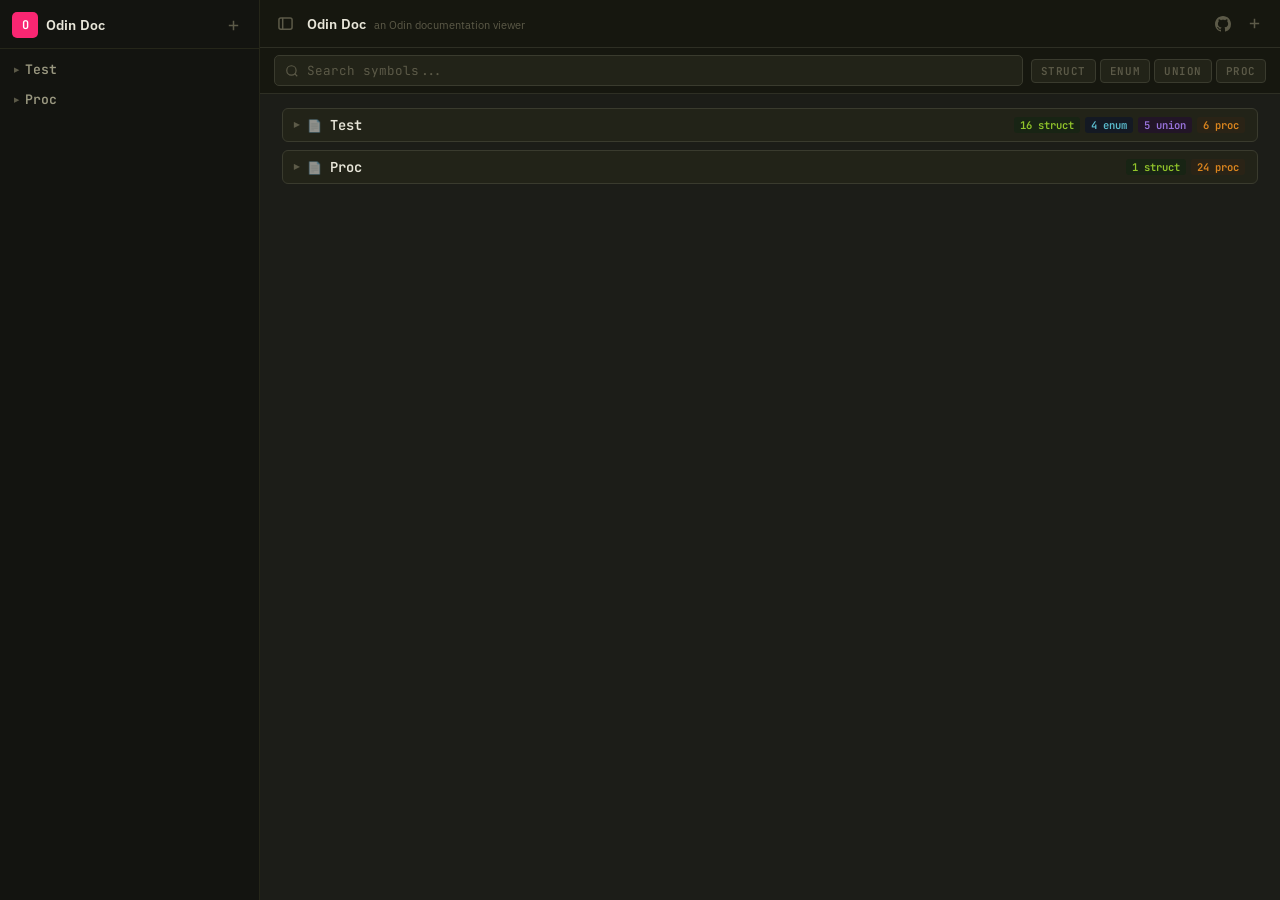
<file: output.html>
<!DOCTYPE html>
<html lang="en">
<head>
<meta charset="UTF-8">
<meta name="viewport" content="width=device-width, initial-scale=1.0">
<title>Odin Doc</title>
<style>
@import url('https://fonts.googleapis.com/css2?family=JetBrains+Mono:wght@400;600&family=IBM+Plex+Sans:wght@400;500;600&display=swap');

:root {
  --bg:          #1c1d18;
  --bg2:         #16170f;
  --bg3:         #222318;
  --card:        #23241a;
  --card-hover:  #282920;
  --border:      #2e2f24;
  --border2:     #3a3b2e;
  --border3:     #454637;
  --text:        #e8e6d9;
  --text-dim:    #9a9880;
  --text-faint:  #5c5a48;
  --accent:      #f92672;
  --accent2:     #fd971f;

  --sb-bg:       #131410;
  --sb-border:   #252619;
  --sb-hover:    #1e1f16;
  --sb-text:     #c8c6b4;

  --file-line:   #3a3b2e;

  /* syntax */
  --kw:          #f92672;
  --ty:          #66d9ef;
  --bi:          #a6e22e;
  --num:         #ae81ff;
  --str:         #e6db74;
  --cm:          #6a6854;
  --br:          #c8c6b4;
  --op:          #6e6d5a;
  --ident:       #e8e6d9;

  /* badges */
  --proc-bg:     #2c2416;   --proc-fg:   #fd971f;
  --struct-bg:   #172514;   --struct-fg: #a6e22e;
  --enum-bg:     #121826;   --enum-fg:   #66d9ef;
  --union-bg:    #22132a;   --union-fg:  #ae81ff;
}

*, *::before, *::after { box-sizing: border-box; margin: 0; padding: 0; }
html, body { height: 100%; }

body {
  background: var(--bg);
  color: var(--text);
  font-family: 'IBM Plex Sans', system-ui, sans-serif;
  font-size: 14px;
  display: flex;
  overflow: hidden;
}

.odin-icon {
  width: 16px;
  height: 16px;
  fill: none;
  stroke: var(--accent); /* This uses your blue accent color */
  stroke-width: 2;
  flex-shrink: 0;
}

/* ════════════════════════════════════════
   SCROLLBAR
════════════════════════════════════════ */
::-webkit-scrollbar { width: 6px; height: 6px; }
::-webkit-scrollbar-track { background: transparent; }
::-webkit-scrollbar-thumb { background: var(--border3); border-radius: 3px; }
::-webkit-scrollbar-thumb:hover { background: var(--text-faint); }

/* ════════════════════════════════════════
   SIDEBAR
════════════════════════════════════════ */
#sidebar {
  width: 260px;
  min-width: 220px;
  background: var(--sb-bg);
  border-right: 1px solid var(--sb-border);
  display: flex;
  flex-direction: column;
  overflow: hidden;
  flex-shrink: 0;
  transition: width 0.2s ease, opacity 0.2s ease, min-width 0.2s ease;
}
#sidebar.hidden { width: 0; min-width: 0; opacity: 0; pointer-events: none; }

#sidebar-logo {
  padding: 12px 12px 10px;
  border-bottom: 1px solid var(--sb-border);
  display: flex;
  align-items: center;
  gap: 8px;
  flex-shrink: 0;
}
.logo-mark {
  width: 26px; height: 26px;
  background: var(--accent);
  border-radius: 5px;
  display: flex; align-items: center; justify-content: center;
  font-family: 'JetBrains Mono', monospace;
  font-size: 12px; font-weight: 600;
  color: #fff;
  flex-shrink: 0;
}
.logo-text {
  font-family: 'IBM Plex Sans', sans-serif;
  font-weight: 600;
  font-size: 0.88rem;
  color: var(--text);
  letter-spacing: 0.01em;
  flex: 1;
}

/* shared icon button — used in sidebar header AND topbar */
.icon-btn {
  background: none;
  border: 1px solid transparent;
  color: var(--text-faint);
  cursor: pointer;
  padding: 4px 5px;
  border-radius: 4px;
  display: flex; align-items: center; justify-content: center;
  transition: background 0.12s, color 0.12s, border-color 0.12s;
  flex-shrink: 0;
  line-height: 0;
}
.icon-btn svg { width: 15px; height: 15px; }
.icon-btn:hover {
  background: var(--border);
  border-color: var(--border2);
  color: var(--text);
}

#sidebar-scroll { overflow-y: auto; flex: 1; padding: 6px 0 20px; }

/* sidebar file group */
.sb-file { margin-bottom: 1px; }
.sb-file-header {
  display: flex;
  align-items: center;
  gap: 6px;
  padding: 6px 10px 6px 12px;
  cursor: pointer;
  user-select: none;
  border-left: 2px solid transparent;
  transition: background 0.1s, border-color 0.1s;
}
.sb-file-header:hover { background: var(--sb-hover); }
.sb-file-header.open  { border-left-color: var(--border3); }

.sb-file-chevron {
  font-size: 7px;
  color: var(--text-faint);
  transition: transform 0.15s ease;
  flex-shrink: 0;
}
.sb-file-header.open .sb-file-chevron { transform: rotate(90deg); }

.sb-file-name {
  font-family: 'JetBrains Mono', monospace;
  font-size: 0.82rem;
  color: var(--text-dim);
  font-weight: 600;
  flex: 1;
  overflow: hidden;
  text-overflow: ellipsis;
  white-space: nowrap;
}

.sb-file-items { display: none; }
.sb-file-items.open { display: block; }

.toc-link {
  display: flex;
  align-items: center;
  gap: 6px;
  padding: 3px 10px 3px 26px;
  font-family: 'JetBrains Mono', monospace;
  font-size: 0.79rem;
  color: var(--sb-text);
  text-decoration: none;
  border-left: 2px solid transparent;
  white-space: nowrap;
  overflow: hidden;
  text-overflow: ellipsis;
  transition: background 0.08s, color 0.08s, border-color 0.08s;
  opacity: 0.75;
}
.toc-link:hover  { background: var(--sb-hover); color: var(--text); opacity: 1; }
.toc-link.active {
  color: var(--text);
  border-left-color: var(--accent2);
  background: var(--sb-hover);
  opacity: 1;
}
.toc-name { flex: 1; overflow: hidden; text-overflow: ellipsis; }

/* letter badge in sidebar */
.toc-badge {
  font-family: 'JetBrains Mono', monospace;
  font-size: 0.58rem;
  font-weight: 600;
  width: 15px; height: 15px;
  border-radius: 3px;
  display: flex; align-items: center; justify-content: center;
  flex-shrink: 0;
}
.toc-badge-proc   { background: var(--proc-bg);   color: var(--proc-fg); }
.toc-badge-struct { background: var(--struct-bg); color: var(--struct-fg); }
.toc-badge-enum   { background: var(--enum-bg);   color: var(--enum-fg); }
.toc-badge-union  { background: var(--union-bg);  color: var(--union-fg); }

/* ════════════════════════════════════════
   TOPBAR
════════════════════════════════════════ */
#main { flex: 1; display: flex; flex-direction: column; overflow: hidden; min-width: 0; }

#topbar {
  padding: 0 12px;
  border-bottom: 1px solid var(--border);
  background: var(--bg2);
  display: flex;
  align-items: center;
  gap: 8px;
  height: 48px;
  flex-shrink: 0;
}

/* title + tagline */
#topbar-brand {
  display: flex;
  flex-direction: column;
  justify-content: center;
  gap: 1px;
  flex: 1;
  min-width: 0;
}
#topbar-title-row {
  display: flex;
  align-items: baseline;
  gap: 8px;
  min-width: 0;
}
#topbar-title {
  font-family: 'IBM Plex Sans', sans-serif;
  font-weight: 600;
  font-size: 0.90rem;
  color: var(--text);
  letter-spacing: 0.01em;
  white-space: nowrap;
}
#topbar-tagline {
  font-family: 'IBM Plex Sans', sans-serif;
  font-size: 0.70rem;
  color: var(--text-faint);
  white-space: nowrap;
  overflow: hidden;
  text-overflow: ellipsis;
}

/* github icon link */
#github-link {
  display: flex;
  align-items: center;
  justify-content: center;
  color: var(--text-faint);
  text-decoration: none;
  padding: 4px 5px;
  border-radius: 4px;
  border: 1px solid transparent;
  transition: background 0.12s, color 0.12s, border-color 0.12s;
  flex-shrink: 0;
  line-height: 0;
}
#github-link svg { width: 16px; height: 16px; }
#github-link:hover {
  background: var(--border);
  border-color: var(--border2);
  color: var(--text);
}

#topbar-actions { display: flex; align-items: center; gap: 4px; }

/* ════════════════════════════════════════
   TOOLBAR
════════════════════════════════════════ */
#toolbar {
  display: flex;
  align-items: center;
  gap: 8px;
  padding: 7px 14px;
  border-bottom: 1px solid var(--border);
  background: var(--bg2);
  flex-shrink: 0;
}

#search {
  flex: 1;
  background: var(--bg3);
  border: 1px solid var(--border2);
  border-radius: 5px;
  padding: 6px 12px 6px 32px;
  color: var(--text);
  outline: none;
  font-family: 'JetBrains Mono', monospace;
  font-size: 0.79rem;
  transition: border-color 0.15s, background 0.15s;
  min-width: 0;
  background-image: url("data:image/svg+xml,%3Csvg xmlns='http://www.w3.org/2000/svg' width='14' height='14' viewBox='0 0 24 24' fill='none' stroke='%235c5a48' stroke-width='2'%3E%3Ccircle cx='11' cy='11' r='8'/%3E%3Cpath d='m21 21-4.35-4.35'/%3E%3C/svg%3E");
  background-repeat: no-repeat;
  background-position: 10px center;
}
#search:focus { border-color: var(--accent); background-color: var(--card); }
#search::placeholder { color: var(--text-faint); }

#filter-bar { display: flex; gap: 4px; flex-shrink: 0; }

.filter-btn {
  background: var(--bg3);
  border: 1px solid var(--border2);
  border-radius: 4px;
  padding: 4px 9px;
  color: var(--text-faint);
  cursor: pointer;
  font-family: 'JetBrains Mono', monospace;
  font-size: 0.68rem;
  font-weight: 600;
  letter-spacing: 0.05em;
  transition: background 0.1s, color 0.1s, border-color 0.1s;
}
.filter-btn:hover { color: var(--text-dim); border-color: var(--border3); background: var(--card); }
.filter-btn[data-kind="PROC"].on   { background: var(--proc-bg);   color: var(--proc-fg);   border-color: var(--proc-fg); }
.filter-btn[data-kind="STRUCT"].on { background: var(--struct-bg); color: var(--struct-fg); border-color: var(--struct-fg); }
.filter-btn[data-kind="ENUM"].on   { background: var(--enum-bg);   color: var(--enum-fg);   border-color: var(--enum-fg); }
.filter-btn[data-kind="UNION"].on  { background: var(--union-bg);  color: var(--union-fg);  border-color: var(--union-fg); }

/* ════════════════════════════════════════
   CONTENT AREA
════════════════════════════════════════ */
#api-root {
  overflow-y: auto;
  flex: 1;
  padding: 14px 22px 60px;
}

/* ── file group ── */
.file-group { margin-bottom: 8px; }

.file-header {
  display: flex;
  align-items: center;
  gap: 8px;
  padding: 7px 12px 7px 10px;
  cursor: pointer;
  user-select: none;
  border-radius: 6px 6px 0 0;
  background: var(--bg3);
  border: 1px solid var(--border2);
  border-bottom: none;
  transition: background 0.1s;
}
.file-header:hover { background: var(--card-hover); }
.file-group.collapsed .file-header {
  border-radius: 6px;
  border-bottom: 1px solid var(--border2);
}
.file-chevron {
  font-size: 8px;
  color: var(--text-faint);
  transition: transform 0.18s ease;
  flex-shrink: 0;
}
.file-group.collapsed .file-chevron { transform: rotate(-90deg); }
.file-icon { font-size: 12px; opacity: 0.5; flex-shrink: 0; }
.file-name {
  font-family: 'JetBrains Mono', monospace;
  font-weight: 600;
  font-size: 0.86rem;
  color: var(--text);
  flex: 1;
}
.file-counts { display: flex; gap: 5px; flex-shrink: 0; }
.file-counts span {
  font-family: 'JetBrains Mono', monospace;
  font-size: 0.66rem;
  font-weight: 600;
  padding: 1px 6px;
  border-radius: 3px;
  opacity: 0.85;
}
.fc-struct { background: var(--struct-bg); color: var(--struct-fg); }
.fc-enum   { background: var(--enum-bg);   color: var(--enum-fg); }
.fc-union  { background: var(--union-bg);  color: var(--union-fg); }
.fc-proc   { background: var(--proc-bg);   color: var(--proc-fg); }

.file-body {
  border: 1px solid var(--border2);
  border-top: none;
  border-radius: 0 0 6px 6px;
  overflow: hidden;
}
.file-group.collapsed .file-body { display: none; }

/* ── declaration cards ── */
details {
  background: var(--card);
  border-bottom: 1px solid var(--border);
  transition: background 0.1s;
}
details:last-child { border-bottom: none; }

summary {
  padding: 8px 12px;
  cursor: pointer;
  display: flex;
  align-items: center;
  gap: 8px;
  list-style: none;
  user-select: none;
  transition: background 0.08s;
}
summary::-webkit-details-marker { display: none; }
summary:hover { background: var(--card-hover); }

.chevron {
  font-size: 7px;
  color: var(--text-faint);
  transition: transform 0.15s ease;
  flex-shrink: 0;
  margin-right: 2px;
}
details[open] > summary .chevron { transform: rotate(90deg); }

.item-name {
  font-family: 'JetBrains Mono', monospace;
  font-weight: 600;
  font-size: 0.91rem;
  color: var(--text);
}
.badge {
  margin-left: auto;
  font-family: 'JetBrains Mono', monospace;
  font-size: 0.60rem;
  font-weight: 600;
  padding: 2px 7px;
  border-radius: 3px;
  letter-spacing: 0.06em;
}
.badge-proc   { background: var(--proc-bg);   color: var(--proc-fg); }
.badge-struct { background: var(--struct-bg); color: var(--struct-fg); }
.badge-enum   { background: var(--enum-bg);   color: var(--enum-fg); }
.badge-union  { background: var(--union-bg);  color: var(--union-fg); }

/* ── meta bar ── */
.meta-bar {
  padding: 5px 12px;
  border-top: 1px solid var(--border);
  background: var(--bg2);
  font-family: 'JetBrains Mono', monospace;
  font-size: 0.73rem;
  color: var(--text-dim);
  display: flex;
  flex-wrap: wrap;
  gap: 5px;
  align-items: center;
}
.meta-tag {
  background: var(--bg3);
  border: 1px solid var(--border2);
  border-radius: 4px;
  padding: 2px 8px;
  display: inline-flex;
  gap: 4px;
  align-items: center;
}
.meta-tag .label { color: var(--text-faint); }
.meta-tag .val   { color: var(--text); }
.meta-tag .type  { color: var(--ty); }
.meta-tag .num   { color: var(--num); }
.meta-tag .attr  { color: var(--bi); }

/* ── code block ── */
.code-wrap {
  border-top: 1px solid var(--border);
  background: var(--bg2);
  position: relative;
}
.copy-btn {
  position: absolute;
  top: 7px; right: 10px;
  z-index: 2;
  background: var(--bg3);
  border: 1px solid var(--border2);
  color: var(--text-faint);
  cursor: pointer;
  padding: 4px 6px;
  border-radius: 4px;
  display: flex; align-items: center; justify-content: center;
  opacity: 0;
  transition: opacity 0.15s, background 0.1s, color 0.1s, border-color 0.1s;
  line-height: 0;
}
.copy-btn svg { width: 13px; height: 13px; stroke: currentColor; }
.code-wrap:hover .copy-btn { opacity: 1; }
.copy-btn:hover { background: var(--border); color: var(--text); border-color: var(--border3); }
.copy-btn.copied { opacity: 1; color: var(--bi); border-color: var(--bi); }
.copy-btn .check { display: none; }
.copy-btn.copied .copy-icon { display: none; }
.copy-btn.copied .check { display: block; }

pre { margin: 0; padding: 14px 18px; overflow-x: auto; tab-size: 4; }
code {
  font-family: 'JetBrains Mono', 'Fira Code', 'Cascadia Code', monospace;
  font-size: 13.5px;
  line-height: 1.75;
  color: var(--ident);
  white-space: pre;
}

/* ── syntax ── */
.kw    { color: var(--kw);  font-weight: 600; }
.ty    { color: var(--ty);  }
.bi    { color: var(--bi);  }
.num   { color: var(--num); }
.str   { color: var(--str); }
.cm    { color: var(--cm);  font-style: italic; }
.br    { color: var(--br);  opacity: 0.7; }
.op    { color: var(--op);  }
.ident { color: var(--ident); }

/* ── flash ── */
@keyframes flash-in {
  0%   { box-shadow: inset 0 0 0 2px var(--accent); }
  100% { box-shadow: inset 0 0 0 2px transparent; }
}
details.flash { animation: flash-in 0.9s ease-out forwards; }

/* ── no results ── */
#no-results {
  display: none;
  text-align: center;
  padding: 5rem 2rem;
  color: var(--text-faint);
  font-size: 0.85rem;
}
#no-results svg { width: 32px; height: 32px; margin-bottom: 12px; opacity: 0.3; }
</style>
</head>
<body>

<!-- ══ SIDEBAR ══════════════════════════════════════════ -->
<aside id="sidebar">
  <div id="sidebar-logo">
    <div class="logo-mark">O</div>
    <span class="logo-text">Odin Doc</span>
    <!-- icon-only expand/collapse all — matches topbar style -->
    <button class="icon-btn" id="sb-toggle-all-btn" onclick="sbToggleAll()" title="Expand / Collapse all">
      <svg id="sb-icon-expand" viewBox="0 0 16 16" fill="none" stroke="currentColor" stroke-width="1.6">
        <path d="M8 3v10M3 8h10"/>
      </svg>
      <svg id="sb-icon-collapse" viewBox="0 0 16 16" fill="none" stroke="currentColor" stroke-width="1.6" style="display:none">
        <path d="M3 8h10"/>
      </svg>
    </button>
  </div>
  <div id="sidebar-scroll"></div>
</aside>

<!-- ══ MAIN ═════════════════════════════════════════════ -->
<main id="main">
  <div id="topbar">
    <!-- sidebar toggle -->
    <button class="icon-btn" onclick="toggleSidebar()" title="Toggle sidebar">
      <svg viewBox="0 0 16 16" fill="none" stroke="currentColor" stroke-width="1.6">
        <rect x="1" y="2" width="14" height="12" rx="2"/>
        <path d="M5 2v12"/>
      </svg>
    </button>

    <!-- title + tagline -->
    <div id="topbar-brand">
      <div id="topbar-title-row">
        <span id="topbar-title">Odin Doc</span>
        <span id="topbar-tagline">an Odin documentation viewer</span>
      </div>
    </div>

    <div id="topbar-actions">
      <!-- GitHub link -->
      <a id="github-link" href="https://github.com/odin-lang/Odin" target="_blank" rel="noopener" title="View on GitHub">
        <svg viewBox="0 0 16 16" fill="currentColor">
          <path d="M8 0C3.58 0 0 3.58 0 8c0 3.54 2.29 6.53 5.47 7.59.4.07.55-.17.55-.38
            0-.19-.01-.82-.01-1.49-2.01.37-2.53-.49-2.69-.94-.09-.23-.48-.94-.82-1.13
            -.28-.15-.68-.52-.01-.53.63-.01 1.08.58 1.23.82.72 1.21 1.87.87 2.33.66
            .07-.52.28-.87.51-1.07-1.78-.2-3.64-.89-3.64-3.95 0-.87.31-1.59.82-2.15
            -.08-.2-.36-1.02.08-2.12 0 0 .67-.21 2.2.82.64-.18 1.32-.27 2-.27
            .68 0 1.36.09 2 .27 1.53-1.04 2.2-.82 2.2-.82.44 1.1.16 1.92.08 2.12
            .51.56.82 1.27.82 2.15 0 3.07-1.87 3.75-3.65 3.95.29.25.54.73.54 1.48
            0 1.07-.01 1.93-.01 2.2 0 .21.15.46.55.38A8.013 8.013 0 0016 8c0-4.42-3.58-8-8-8z"/>
        </svg>
      </a>
      <!-- icon-only expand/collapse all (mirrors sidebar) -->
      <button class="icon-btn" id="toggle-all-btn" onclick="toggleAll()" title="Expand / Collapse all">
        <svg id="main-icon-expand" viewBox="0 0 16 16" fill="none" stroke="currentColor" stroke-width="1.6">
          <path d="M8 3v10M3 8h10"/>
        </svg>
        <svg id="main-icon-collapse" viewBox="0 0 16 16" fill="none" stroke="currentColor" stroke-width="1.6" style="display:none">
          <path d="M3 8h10"/>
        </svg>
      </button>
    </div>
  </div>

  <div id="toolbar">
    <input type="text" id="search" placeholder="Search symbols..." autocomplete="off" spellcheck="false">
    <div id="filter-bar">
      <button class="filter-btn" data-kind="STRUCT" onclick="toggleKind(this)">STRUCT</button>
      <button class="filter-btn" data-kind="ENUM"   onclick="toggleKind(this)">ENUM</button>
      <button class="filter-btn" data-kind="UNION"  onclick="toggleKind(this)">UNION</button>
      <button class="filter-btn" data-kind="PROC"   onclick="toggleKind(this)">PROC</button>
    </div>
  </div>
  <div id="api-root">
<section class='file-group' data-file='test'>
<div class='file-header' onclick='toggleFileGroup(this)'>
  <span class='file-chevron'>&#9660;</span>
  <span class='file-icon'>&#128196;</span>
  <span class='file-name'>test</span>
  <span class='file-counts'><span class='fc-struct'>16 struct</span><span class='fc-enum'>4 enum</span><span class='fc-union'>5 union</span><span class='fc-proc'>6 proc</span></span></div>
<div class='file-body'>
<details id='Vec2'>
<summary><span class='chevron'>&#9654;</span><span class='item-name'>Vec2</span><span class='badge badge-struct'>STRUCT</span></summary>
<div class='code-wrap'><div class='code-header'><button class='copy-btn' onclick='copyCode(this)' title='Copy code'><svg class='copy-icon' viewBox='0 0 16 16' fill='none' stroke='currentColor' stroke-width='1.5'><rect x='5' y='5' width='9' height='9' rx='1.5'/><path d='M3 11V3a1 1 0 0 1 1-1h8'/></svg><svg class='check' viewBox='0 0 16 16' fill='none' stroke='currentColor' stroke-width='1.8'><path d='M3 8l3.5 3.5L13 5'/></svg></button></div><pre><code><span class='ty'>Vec2</span> <span class='op'>:</span><span class='op'>:</span> <span class='kw'>struct</span> <span class='br'>{</span>
	<span class='ident'>x</span><span class='op'>:</span> <span class='ty'>f32</span><span class='op'>,</span>
	<span class='ident'>y</span><span class='op'>:</span> <span class='ty'>f32</span><span class='op'>,</span>
<span class='br'>}</span></code></pre></div>
</details>
<details id='Vec3'>
<summary><span class='chevron'>&#9654;</span><span class='item-name'>Vec3</span><span class='badge badge-struct'>STRUCT</span></summary>
<div class='code-wrap'><div class='code-header'><button class='copy-btn' onclick='copyCode(this)' title='Copy code'><svg class='copy-icon' viewBox='0 0 16 16' fill='none' stroke='currentColor' stroke-width='1.5'><rect x='5' y='5' width='9' height='9' rx='1.5'/><path d='M3 11V3a1 1 0 0 1 1-1h8'/></svg><svg class='check' viewBox='0 0 16 16' fill='none' stroke='currentColor' stroke-width='1.8'><path d='M3 8l3.5 3.5L13 5'/></svg></button></div><pre><code><span class='ty'>Vec3</span> <span class='op'>:</span><span class='op'>:</span> <span class='kw'>struct</span> <span class='br'>{</span>
	<span class='ident'>x</span><span class='op'>:</span> <span class='ty'>f32</span><span class='op'>,</span>
	<span class='ident'>y</span><span class='op'>:</span> <span class='ty'>f32</span><span class='op'>,</span>
	<span class='ident'>z</span><span class='op'>:</span> <span class='ty'>f32</span><span class='op'>,</span>
<span class='br'>}</span></code></pre></div>
</details>
<details id='Rect'>
<summary><span class='chevron'>&#9654;</span><span class='item-name'>Rect</span><span class='badge badge-struct'>STRUCT</span></summary>
<div class='code-wrap'><div class='code-header'><button class='copy-btn' onclick='copyCode(this)' title='Copy code'><svg class='copy-icon' viewBox='0 0 16 16' fill='none' stroke='currentColor' stroke-width='1.5'><rect x='5' y='5' width='9' height='9' rx='1.5'/><path d='M3 11V3a1 1 0 0 1 1-1h8'/></svg><svg class='check' viewBox='0 0 16 16' fill='none' stroke='currentColor' stroke-width='1.8'><path d='M3 8l3.5 3.5L13 5'/></svg></button></div><pre><code><span class='ty'>Rect</span> <span class='op'>:</span><span class='op'>:</span> <span class='kw'>struct</span> <span class='br'>{</span>
	<span class='ident'>x</span><span class='op'>:</span>      <span class='ty'>f32</span><span class='op'>,</span>
	<span class='ident'>y</span><span class='op'>:</span>      <span class='ty'>f32</span><span class='op'>,</span>
	<span class='ident'>width</span><span class='op'>:</span>  <span class='ty'>f32</span><span class='op'>,</span>
	<span class='ident'>height</span><span class='op'>:</span> <span class='ty'>f32</span><span class='op'>,</span>
<span class='br'>}</span></code></pre></div>
</details>
<details id='Color_RGBA'>
<summary><span class='chevron'>&#9654;</span><span class='item-name'>Color_RGBA</span><span class='badge badge-struct'>STRUCT</span></summary>
<div class='code-wrap'><div class='code-header'><button class='copy-btn' onclick='copyCode(this)' title='Copy code'><svg class='copy-icon' viewBox='0 0 16 16' fill='none' stroke='currentColor' stroke-width='1.5'><rect x='5' y='5' width='9' height='9' rx='1.5'/><path d='M3 11V3a1 1 0 0 1 1-1h8'/></svg><svg class='check' viewBox='0 0 16 16' fill='none' stroke='currentColor' stroke-width='1.8'><path d='M3 8l3.5 3.5L13 5'/></svg></button></div><pre><code><span class='ty'>Color_RGBA</span> <span class='op'>:</span><span class='op'>:</span> <span class='kw'>struct</span> <span class='br'>{</span>
	<span class='ident'>r</span><span class='op'>:</span> <span class='ty'>u8</span><span class='op'>,</span>
	<span class='ident'>g</span><span class='op'>:</span> <span class='ty'>u8</span><span class='op'>,</span>
	<span class='ident'>b</span><span class='op'>:</span> <span class='ty'>u8</span><span class='op'>,</span>
	<span class='ident'>a</span><span class='op'>:</span> <span class='ty'>u8</span><span class='op'>,</span>
<span class='br'>}</span></code></pre></div>
</details>
<details id='Transform'>
<summary><span class='chevron'>&#9654;</span><span class='item-name'>Transform</span><span class='badge badge-struct'>STRUCT</span></summary>
<div class='code-wrap'><div class='code-header'><button class='copy-btn' onclick='copyCode(this)' title='Copy code'><svg class='copy-icon' viewBox='0 0 16 16' fill='none' stroke='currentColor' stroke-width='1.5'><rect x='5' y='5' width='9' height='9' rx='1.5'/><path d='M3 11V3a1 1 0 0 1 1-1h8'/></svg><svg class='check' viewBox='0 0 16 16' fill='none' stroke='currentColor' stroke-width='1.8'><path d='M3 8l3.5 3.5L13 5'/></svg></button></div><pre><code><span class='ty'>Transform</span> <span class='op'>:</span><span class='op'>:</span> <span class='kw'>struct</span> <span class='br'>{</span>
	<span class='ident'>position</span><span class='op'>:</span> <span class='ty'>Vec3</span><span class='op'>,</span>
	<span class='ident'>rotation</span><span class='op'>:</span> <span class='ty'>Vec3</span><span class='op'>,</span>
	<span class='ident'>scale</span><span class='op'>:</span>    <span class='ty'>Vec3</span><span class='op'>,</span>
<span class='br'>}</span></code></pre></div>
</details>
<details id='Entity'>
<summary><span class='chevron'>&#9654;</span><span class='item-name'>Entity</span><span class='badge badge-struct'>STRUCT</span></summary>
<div class='code-wrap'><div class='code-header'><button class='copy-btn' onclick='copyCode(this)' title='Copy code'><svg class='copy-icon' viewBox='0 0 16 16' fill='none' stroke='currentColor' stroke-width='1.5'><rect x='5' y='5' width='9' height='9' rx='1.5'/><path d='M3 11V3a1 1 0 0 1 1-1h8'/></svg><svg class='check' viewBox='0 0 16 16' fill='none' stroke='currentColor' stroke-width='1.8'><path d='M3 8l3.5 3.5L13 5'/></svg></button></div><pre><code><span class='ty'>Entity</span> <span class='op'>:</span><span class='op'>:</span> <span class='kw'>struct</span> <span class='br'>{</span>
	<span class='ident'>id</span><span class='op'>:</span>        <span class='ty'>u64</span><span class='op'>,</span>
	<span class='ident'>name</span><span class='op'>:</span>      <span class='ty'>string</span><span class='op'>,</span>
	<span class='ident'>transform</span><span class='op'>:</span> <span class='ty'>Transform</span><span class='op'>,</span>
	<span class='ident'>active</span><span class='op'>:</span>    <span class='ty'>bool</span><span class='op'>,</span>
	<span class='ident'>tag</span><span class='op'>:</span>       <span class='ty'>u32</span><span class='op'>,</span>
<span class='br'>}</span></code></pre></div>
</details>
<details id='Allocator_Stats'>
<summary><span class='chevron'>&#9654;</span><span class='item-name'>Allocator_Stats</span><span class='badge badge-struct'>STRUCT</span></summary>
<div class='code-wrap'><div class='code-header'><button class='copy-btn' onclick='copyCode(this)' title='Copy code'><svg class='copy-icon' viewBox='0 0 16 16' fill='none' stroke='currentColor' stroke-width='1.5'><rect x='5' y='5' width='9' height='9' rx='1.5'/><path d='M3 11V3a1 1 0 0 1 1-1h8'/></svg><svg class='check' viewBox='0 0 16 16' fill='none' stroke='currentColor' stroke-width='1.8'><path d='M3 8l3.5 3.5L13 5'/></svg></button></div><pre><code><span class='ty'>Allocator_Stats</span> <span class='op'>:</span><span class='op'>:</span> <span class='kw'>struct</span> <span class='op'>#</span><span class='ident'>packed</span> <span class='br'>{</span>
	<span class='ident'>total_allocated</span><span class='op'>:</span>  <span class='ty'>int</span><span class='op'>,</span>
	<span class='ident'>total_freed</span><span class='op'>:</span>      <span class='ty'>int</span><span class='op'>,</span>
	<span class='ident'>current_usage</span><span class='op'>:</span>    <span class='ty'>int</span><span class='op'>,</span>
	<span class='ident'>peak_usage</span><span class='op'>:</span>       <span class='ty'>int</span><span class='op'>,</span>
	<span class='ident'>allocation_count</span><span class='op'>:</span> <span class='ty'>int</span><span class='op'>,</span>
<span class='br'>}</span></code></pre></div>
</details>
<details id='Node'>
<summary><span class='chevron'>&#9654;</span><span class='item-name'>Node</span><span class='badge badge-struct'>STRUCT</span></summary>
<div class='code-wrap'><div class='code-header'><button class='copy-btn' onclick='copyCode(this)' title='Copy code'><svg class='copy-icon' viewBox='0 0 16 16' fill='none' stroke='currentColor' stroke-width='1.5'><rect x='5' y='5' width='9' height='9' rx='1.5'/><path d='M3 11V3a1 1 0 0 1 1-1h8'/></svg><svg class='check' viewBox='0 0 16 16' fill='none' stroke='currentColor' stroke-width='1.8'><path d='M3 8l3.5 3.5L13 5'/></svg></button></div><pre><code><span class='ty'>Node</span> <span class='op'>:</span><span class='op'>:</span> <span class='kw'>struct</span> <span class='br'>{</span>
	<span class='ident'>value</span><span class='op'>:</span> <span class='ty'>int</span><span class='op'>,</span>
	<span class='ident'>left</span><span class='op'>:</span>  <span class='op'>^</span><span class='ty'>Node</span><span class='op'>,</span>
	<span class='ident'>right</span><span class='op'>:</span> <span class='op'>^</span><span class='ty'>Node</span><span class='op'>,</span>
<span class='br'>}</span></code></pre></div>
</details>
<details id='Slice_Header'>
<summary><span class='chevron'>&#9654;</span><span class='item-name'>Slice_Header</span><span class='badge badge-struct'>STRUCT</span></summary>
<div class='code-wrap'><div class='code-header'><button class='copy-btn' onclick='copyCode(this)' title='Copy code'><svg class='copy-icon' viewBox='0 0 16 16' fill='none' stroke='currentColor' stroke-width='1.5'><rect x='5' y='5' width='9' height='9' rx='1.5'/><path d='M3 11V3a1 1 0 0 1 1-1h8'/></svg><svg class='check' viewBox='0 0 16 16' fill='none' stroke='currentColor' stroke-width='1.8'><path d='M3 8l3.5 3.5L13 5'/></svg></button></div><pre><code><span class='ty'>Slice_Header</span> <span class='op'>:</span><span class='op'>:</span> <span class='kw'>struct</span> <span class='br'>{</span>
	<span class='ident'>data</span><span class='op'>:</span> <span class='ty'>rawptr</span><span class='op'>,</span>
	<span class='bi'>len</span><span class='op'>:</span>  <span class='ty'>int</span><span class='op'>,</span>
	<span class='bi'>cap</span><span class='op'>:</span>  <span class='ty'>int</span><span class='op'>,</span>
<span class='br'>}</span></code></pre></div>
</details>
<details id='HTTP_Request'>
<summary><span class='chevron'>&#9654;</span><span class='item-name'>HTTP_Request</span><span class='badge badge-struct'>STRUCT</span></summary>
<div class='code-wrap'><div class='code-header'><button class='copy-btn' onclick='copyCode(this)' title='Copy code'><svg class='copy-icon' viewBox='0 0 16 16' fill='none' stroke='currentColor' stroke-width='1.5'><rect x='5' y='5' width='9' height='9' rx='1.5'/><path d='M3 11V3a1 1 0 0 1 1-1h8'/></svg><svg class='check' viewBox='0 0 16 16' fill='none' stroke='currentColor' stroke-width='1.8'><path d='M3 8l3.5 3.5L13 5'/></svg></button></div><pre><code><span class='ty'>HTTP_Request</span> <span class='op'>:</span><span class='op'>:</span> <span class='kw'>struct</span> <span class='br'>{</span>
	<span class='ident'>method</span><span class='op'>:</span>  <span class='ty'>string</span><span class='op'>,</span>
	<span class='ident'>path</span><span class='op'>:</span>    <span class='ty'>string</span><span class='op'>,</span>
	<span class='ident'>headers</span><span class='op'>:</span> <span class='kw'>map</span><span class='br'>[</span><span class='ty'>string</span><span class='br'>]</span><span class='ty'>string</span><span class='op'>,</span>
	<span class='ident'>body</span><span class='op'>:</span>    <span class='br'>[</span><span class='br'>]</span><span class='ty'>u8</span><span class='op'>,</span>
<span class='br'>}</span></code></pre></div>
</details>
<details id='Binary_Expr'>
<summary><span class='chevron'>&#9654;</span><span class='item-name'>Binary_Expr</span><span class='badge badge-struct'>STRUCT</span></summary>
<div class='code-wrap'><div class='code-header'><button class='copy-btn' onclick='copyCode(this)' title='Copy code'><svg class='copy-icon' viewBox='0 0 16 16' fill='none' stroke='currentColor' stroke-width='1.5'><rect x='5' y='5' width='9' height='9' rx='1.5'/><path d='M3 11V3a1 1 0 0 1 1-1h8'/></svg><svg class='check' viewBox='0 0 16 16' fill='none' stroke='currentColor' stroke-width='1.8'><path d='M3 8l3.5 3.5L13 5'/></svg></button></div><pre><code><span class='ty'>Binary_Expr</span> <span class='op'>:</span><span class='op'>:</span> <span class='kw'>struct</span> <span class='br'>{</span>
	<span class='ident'>op</span><span class='op'>:</span>    <span class='ty'>string</span><span class='op'>,</span>
	<span class='ident'>left</span><span class='op'>:</span>  <span class='ty'>Expr</span><span class='op'>,</span>
	<span class='ident'>right</span><span class='op'>:</span> <span class='ty'>Expr</span><span class='op'>,</span>
<span class='br'>}</span></code></pre></div>
</details>
<details id='Unary_Expr'>
<summary><span class='chevron'>&#9654;</span><span class='item-name'>Unary_Expr</span><span class='badge badge-struct'>STRUCT</span></summary>
<div class='code-wrap'><div class='code-header'><button class='copy-btn' onclick='copyCode(this)' title='Copy code'><svg class='copy-icon' viewBox='0 0 16 16' fill='none' stroke='currentColor' stroke-width='1.5'><rect x='5' y='5' width='9' height='9' rx='1.5'/><path d='M3 11V3a1 1 0 0 1 1-1h8'/></svg><svg class='check' viewBox='0 0 16 16' fill='none' stroke='currentColor' stroke-width='1.8'><path d='M3 8l3.5 3.5L13 5'/></svg></button></div><pre><code><span class='ty'>Unary_Expr</span> <span class='op'>:</span><span class='op'>:</span> <span class='kw'>struct</span> <span class='br'>{</span>
	<span class='ident'>op</span><span class='op'>:</span>      <span class='ty'>string</span><span class='op'>,</span>
	<span class='ident'>operand</span><span class='op'>:</span> <span class='ty'>Expr</span><span class='op'>,</span>
<span class='br'>}</span></code></pre></div>
</details>
<details id='Call_Expr'>
<summary><span class='chevron'>&#9654;</span><span class='item-name'>Call_Expr</span><span class='badge badge-struct'>STRUCT</span></summary>
<div class='code-wrap'><div class='code-header'><button class='copy-btn' onclick='copyCode(this)' title='Copy code'><svg class='copy-icon' viewBox='0 0 16 16' fill='none' stroke='currentColor' stroke-width='1.5'><rect x='5' y='5' width='9' height='9' rx='1.5'/><path d='M3 11V3a1 1 0 0 1 1-1h8'/></svg><svg class='check' viewBox='0 0 16 16' fill='none' stroke='currentColor' stroke-width='1.8'><path d='M3 8l3.5 3.5L13 5'/></svg></button></div><pre><code><span class='ty'>Call_Expr</span> <span class='op'>:</span><span class='op'>:</span> <span class='kw'>struct</span> <span class='br'>{</span>
	<span class='ident'>callee</span><span class='op'>:</span> <span class='ty'>string</span><span class='op'>,</span>
	<span class='ident'>args</span><span class='op'>:</span>   <span class='br'>[</span><span class='br'>]</span><span class='ty'>Expr</span><span class='op'>,</span>
<span class='br'>}</span></code></pre></div>
</details>
<details id='IPv4_Addr'>
<summary><span class='chevron'>&#9654;</span><span class='item-name'>IPv4_Addr</span><span class='badge badge-struct'>STRUCT</span></summary>
<div class='code-wrap'><div class='code-header'><button class='copy-btn' onclick='copyCode(this)' title='Copy code'><svg class='copy-icon' viewBox='0 0 16 16' fill='none' stroke='currentColor' stroke-width='1.5'><rect x='5' y='5' width='9' height='9' rx='1.5'/><path d='M3 11V3a1 1 0 0 1 1-1h8'/></svg><svg class='check' viewBox='0 0 16 16' fill='none' stroke='currentColor' stroke-width='1.8'><path d='M3 8l3.5 3.5L13 5'/></svg></button></div><pre><code><span class='ty'>IPv4_Addr</span> <span class='op'>:</span><span class='op'>:</span> <span class='kw'>struct</span> <span class='br'>{</span>
	<span class='ident'>octets</span><span class='op'>:</span> <span class='br'>[</span><span class='num'>4</span><span class='br'>]</span><span class='ty'>u8</span><span class='op'>,</span>
	<span class='ident'>port</span><span class='op'>:</span>   <span class='ty'>u16</span><span class='op'>,</span>
<span class='br'>}</span></code></pre></div>
</details>
<details id='IPv6_Addr'>
<summary><span class='chevron'>&#9654;</span><span class='item-name'>IPv6_Addr</span><span class='badge badge-struct'>STRUCT</span></summary>
<div class='code-wrap'><div class='code-header'><button class='copy-btn' onclick='copyCode(this)' title='Copy code'><svg class='copy-icon' viewBox='0 0 16 16' fill='none' stroke='currentColor' stroke-width='1.5'><rect x='5' y='5' width='9' height='9' rx='1.5'/><path d='M3 11V3a1 1 0 0 1 1-1h8'/></svg><svg class='check' viewBox='0 0 16 16' fill='none' stroke='currentColor' stroke-width='1.8'><path d='M3 8l3.5 3.5L13 5'/></svg></button></div><pre><code><span class='ty'>IPv6_Addr</span> <span class='op'>:</span><span class='op'>:</span> <span class='kw'>struct</span> <span class='br'>{</span>
	<span class='ident'>groups</span><span class='op'>:</span> <span class='br'>[</span><span class='num'>8</span><span class='br'>]</span><span class='ty'>u16</span><span class='op'>,</span>
	<span class='ident'>port</span><span class='op'>:</span>   <span class='ty'>u16</span><span class='op'>,</span>
<span class='br'>}</span></code></pre></div>
</details>
<details id='Error'>
<summary><span class='chevron'>&#9654;</span><span class='item-name'>Error</span><span class='badge badge-struct'>STRUCT</span></summary>
<div class='code-wrap'><div class='code-header'><button class='copy-btn' onclick='copyCode(this)' title='Copy code'><svg class='copy-icon' viewBox='0 0 16 16' fill='none' stroke='currentColor' stroke-width='1.5'><rect x='5' y='5' width='9' height='9' rx='1.5'/><path d='M3 11V3a1 1 0 0 1 1-1h8'/></svg><svg class='check' viewBox='0 0 16 16' fill='none' stroke='currentColor' stroke-width='1.8'><path d='M3 8l3.5 3.5L13 5'/></svg></button></div><pre><code><span class='ty'>Error</span> <span class='op'>:</span><span class='op'>:</span> <span class='kw'>struct</span> <span class='br'>{</span>
	<span class='ident'>code</span><span class='op'>:</span>    <span class='ty'>int</span><span class='op'>,</span>
	<span class='ident'>message</span><span class='op'>:</span> <span class='ty'>string</span><span class='op'>,</span>
<span class='br'>}</span></code></pre></div>
</details>
<details id='Direction'>
<summary><span class='chevron'>&#9654;</span><span class='item-name'>Direction</span><span class='badge badge-enum'>ENUM</span></summary>
<div class='code-wrap'><div class='code-header'><button class='copy-btn' onclick='copyCode(this)' title='Copy code'><svg class='copy-icon' viewBox='0 0 16 16' fill='none' stroke='currentColor' stroke-width='1.5'><rect x='5' y='5' width='9' height='9' rx='1.5'/><path d='M3 11V3a1 1 0 0 1 1-1h8'/></svg><svg class='check' viewBox='0 0 16 16' fill='none' stroke='currentColor' stroke-width='1.8'><path d='M3 8l3.5 3.5L13 5'/></svg></button></div><pre><code><span class='ty'>Direction</span> <span class='op'>:</span><span class='op'>:</span> <span class='kw'>enum</span> <span class='br'>{</span>
	<span class='ty'>North</span><span class='op'>,</span>
	<span class='ty'>South</span><span class='op'>,</span>
	<span class='ty'>East</span><span class='op'>,</span>
	<span class='ty'>West</span><span class='op'>,</span>
<span class='br'>}</span></code></pre></div>
</details>
<details id='Color'>
<summary><span class='chevron'>&#9654;</span><span class='item-name'>Color</span><span class='badge badge-enum'>ENUM</span></summary>
<div class='code-wrap'><div class='code-header'><button class='copy-btn' onclick='copyCode(this)' title='Copy code'><svg class='copy-icon' viewBox='0 0 16 16' fill='none' stroke='currentColor' stroke-width='1.5'><rect x='5' y='5' width='9' height='9' rx='1.5'/><path d='M3 11V3a1 1 0 0 1 1-1h8'/></svg><svg class='check' viewBox='0 0 16 16' fill='none' stroke='currentColor' stroke-width='1.8'><path d='M3 8l3.5 3.5L13 5'/></svg></button></div><pre><code><span class='ty'>Color</span> <span class='op'>:</span><span class='op'>:</span> <span class='kw'>enum</span> <span class='ty'>u8</span> <span class='br'>{</span>
	<span class='ty'>Red</span>   <span class='op'>=</span> <span class='num'>0</span><span class='op'>,</span>
	<span class='ty'>Green</span> <span class='op'>=</span> <span class='num'>1</span><span class='op'>,</span>
	<span class='ty'>Blue</span>  <span class='op'>=</span> <span class='num'>2</span><span class='op'>,</span>
	<span class='ty'>Alpha</span> <span class='op'>=</span> <span class='num'>255</span><span class='op'>,</span>
<span class='br'>}</span></code></pre></div>
</details>
<details id='Token_Kind'>
<summary><span class='chevron'>&#9654;</span><span class='item-name'>Token_Kind</span><span class='badge badge-enum'>ENUM</span></summary>
<div class='code-wrap'><div class='code-header'><button class='copy-btn' onclick='copyCode(this)' title='Copy code'><svg class='copy-icon' viewBox='0 0 16 16' fill='none' stroke='currentColor' stroke-width='1.5'><rect x='5' y='5' width='9' height='9' rx='1.5'/><path d='M3 11V3a1 1 0 0 1 1-1h8'/></svg><svg class='check' viewBox='0 0 16 16' fill='none' stroke='currentColor' stroke-width='1.8'><path d='M3 8l3.5 3.5L13 5'/></svg></button></div><pre><code><span class='ty'>Token_Kind</span> <span class='op'>:</span><span class='op'>:</span> <span class='kw'>enum</span> <span class='br'>{</span>
	<span class='ty'>Invalid</span><span class='op'>,</span>
	<span class='ty'>EOF</span><span class='op'>,</span>
	<span class='ty'>Ident</span><span class='op'>,</span>
	<span class='ty'>Int</span><span class='op'>,</span>
	<span class='ty'>Float</span><span class='op'>,</span>
	<span class='ty'>String</span><span class='op'>,</span>
	<span class='ty'>Plus</span><span class='op'>,</span>
	<span class='ty'>Minus</span><span class='op'>,</span>
	<span class='ty'>Star</span><span class='op'>,</span>
	<span class='ty'>Slash</span><span class='op'>,</span>
	<span class='ty'>Eq</span><span class='op'>,</span>
	<span class='ty'>Not_Eq</span><span class='op'>,</span>
	<span class='ty'>Lt</span><span class='op'>,</span>
	<span class='ty'>Gt</span><span class='op'>,</span>
	<span class='ty'>Open_Paren</span><span class='op'>,</span>
	<span class='ty'>Close_Paren</span><span class='op'>,</span>
	<span class='ty'>Open_Brace</span><span class='op'>,</span>
	<span class='ty'>Close_Brace</span><span class='op'>,</span>
	<span class='ty'>Comma</span><span class='op'>,</span>
	<span class='ty'>Semicolon</span><span class='op'>,</span>
<span class='br'>}</span></code></pre></div>
</details>
<details id='Log_Level'>
<summary><span class='chevron'>&#9654;</span><span class='item-name'>Log_Level</span><span class='badge badge-enum'>ENUM</span></summary>
<div class='code-wrap'><div class='code-header'><button class='copy-btn' onclick='copyCode(this)' title='Copy code'><svg class='copy-icon' viewBox='0 0 16 16' fill='none' stroke='currentColor' stroke-width='1.5'><rect x='5' y='5' width='9' height='9' rx='1.5'/><path d='M3 11V3a1 1 0 0 1 1-1h8'/></svg><svg class='check' viewBox='0 0 16 16' fill='none' stroke='currentColor' stroke-width='1.8'><path d='M3 8l3.5 3.5L13 5'/></svg></button></div><pre><code><span class='ty'>Log_Level</span> <span class='op'>:</span><span class='op'>:</span> <span class='kw'>enum</span> <span class='ty'>i32</span> <span class='br'>{</span>
	<span class='ty'>Debug</span>   <span class='op'>=</span> <span class='num'>0</span><span class='op'>,</span>
	<span class='ty'>Info</span>    <span class='op'>=</span> <span class='num'>1</span><span class='op'>,</span>
	<span class='ty'>Warning</span> <span class='op'>=</span> <span class='num'>2</span><span class='op'>,</span>
	<span class='ty'>Error</span>   <span class='op'>=</span> <span class='num'>3</span><span class='op'>,</span>
	<span class='ty'>Fatal</span>   <span class='op'>=</span> <span class='num'>4</span><span class='op'>,</span>
<span class='br'>}</span></code></pre></div>
</details>
<details id='Number'>
<summary><span class='chevron'>&#9654;</span><span class='item-name'>Number</span><span class='badge badge-union'>UNION</span></summary>
<div class='code-wrap'><div class='code-header'><button class='copy-btn' onclick='copyCode(this)' title='Copy code'><svg class='copy-icon' viewBox='0 0 16 16' fill='none' stroke='currentColor' stroke-width='1.5'><rect x='5' y='5' width='9' height='9' rx='1.5'/><path d='M3 11V3a1 1 0 0 1 1-1h8'/></svg><svg class='check' viewBox='0 0 16 16' fill='none' stroke='currentColor' stroke-width='1.8'><path d='M3 8l3.5 3.5L13 5'/></svg></button></div><pre><code><span class='ty'>Number</span> <span class='op'>:</span><span class='op'>:</span> <span class='kw'>union</span> <span class='br'>{</span>
	<span class='ty'>int</span><span class='op'>,</span>
	<span class='ty'>f64</span><span class='op'>,</span>
<span class='br'>}</span></code></pre></div>
</details>
<details id='JSON_Value'>
<summary><span class='chevron'>&#9654;</span><span class='item-name'>JSON_Value</span><span class='badge badge-union'>UNION</span></summary>
<div class='code-wrap'><div class='code-header'><button class='copy-btn' onclick='copyCode(this)' title='Copy code'><svg class='copy-icon' viewBox='0 0 16 16' fill='none' stroke='currentColor' stroke-width='1.5'><rect x='5' y='5' width='9' height='9' rx='1.5'/><path d='M3 11V3a1 1 0 0 1 1-1h8'/></svg><svg class='check' viewBox='0 0 16 16' fill='none' stroke='currentColor' stroke-width='1.8'><path d='M3 8l3.5 3.5L13 5'/></svg></button></div><pre><code><span class='ty'>JSON_Value</span> <span class='op'>:</span><span class='op'>:</span> <span class='kw'>union</span> <span class='br'>{</span>
	<span class='ty'>bool</span><span class='op'>,</span>
	<span class='ty'>int</span><span class='op'>,</span>
	<span class='ty'>f64</span><span class='op'>,</span>
	<span class='ty'>string</span><span class='op'>,</span>
	<span class='br'>[</span><span class='br'>]</span><span class='ty'>JSON_Value</span><span class='op'>,</span>
	<span class='kw'>map</span><span class='br'>[</span><span class='ty'>string</span><span class='br'>]</span><span class='ty'>JSON_Value</span><span class='op'>,</span>
<span class='br'>}</span></code></pre></div>
</details>
<details id='Expr'>
<summary><span class='chevron'>&#9654;</span><span class='item-name'>Expr</span><span class='badge badge-union'>UNION</span></summary>
<div class='code-wrap'><div class='code-header'><button class='copy-btn' onclick='copyCode(this)' title='Copy code'><svg class='copy-icon' viewBox='0 0 16 16' fill='none' stroke='currentColor' stroke-width='1.5'><rect x='5' y='5' width='9' height='9' rx='1.5'/><path d='M3 11V3a1 1 0 0 1 1-1h8'/></svg><svg class='check' viewBox='0 0 16 16' fill='none' stroke='currentColor' stroke-width='1.8'><path d='M3 8l3.5 3.5L13 5'/></svg></button></div><pre><code><span class='ty'>Expr</span> <span class='op'>:</span><span class='op'>:</span> <span class='kw'>union</span> <span class='br'>{</span>
	<span class='ty'>int</span><span class='op'>,</span>
	<span class='ty'>f64</span><span class='op'>,</span>
	<span class='ty'>string</span><span class='op'>,</span>
	<span class='op'>^</span><span class='ty'>Binary_Expr</span><span class='op'>,</span>
	<span class='op'>^</span><span class='ty'>Unary_Expr</span><span class='op'>,</span>
	<span class='op'>^</span><span class='ty'>Call_Expr</span><span class='op'>,</span>
<span class='br'>}</span></code></pre></div>
</details>
<details id='Socket_Addr'>
<summary><span class='chevron'>&#9654;</span><span class='item-name'>Socket_Addr</span><span class='badge badge-union'>UNION</span></summary>
<div class='code-wrap'><div class='code-header'><button class='copy-btn' onclick='copyCode(this)' title='Copy code'><svg class='copy-icon' viewBox='0 0 16 16' fill='none' stroke='currentColor' stroke-width='1.5'><rect x='5' y='5' width='9' height='9' rx='1.5'/><path d='M3 11V3a1 1 0 0 1 1-1h8'/></svg><svg class='check' viewBox='0 0 16 16' fill='none' stroke='currentColor' stroke-width='1.8'><path d='M3 8l3.5 3.5L13 5'/></svg></button></div><pre><code><span class='ty'>Socket_Addr</span> <span class='op'>:</span><span class='op'>:</span> <span class='kw'>union</span> <span class='br'>{</span>
	<span class='ty'>IPv4_Addr</span><span class='op'>,</span>
	<span class='ty'>IPv6_Addr</span><span class='op'>,</span>
<span class='br'>}</span></code></pre></div>
</details>
<details id='Result'>
<summary><span class='chevron'>&#9654;</span><span class='item-name'>Result</span><span class='badge badge-union'>UNION</span></summary>
<div class='code-wrap'><div class='code-header'><button class='copy-btn' onclick='copyCode(this)' title='Copy code'><svg class='copy-icon' viewBox='0 0 16 16' fill='none' stroke='currentColor' stroke-width='1.5'><rect x='5' y='5' width='9' height='9' rx='1.5'/><path d='M3 11V3a1 1 0 0 1 1-1h8'/></svg><svg class='check' viewBox='0 0 16 16' fill='none' stroke='currentColor' stroke-width='1.8'><path d='M3 8l3.5 3.5L13 5'/></svg></button></div><pre><code><span class='ty'>Result</span> <span class='op'>:</span><span class='op'>:</span> <span class='kw'>union</span> <span class='br'>{</span>
	<span class='ty'>string</span><span class='op'>,</span> <span class='cm'>// ok value</span>
	<span class='ty'>Error</span><span class='op'>,</span>
<span class='br'>}</span></code></pre></div>
</details>
<details id='vec2_add'>
<summary><span class='chevron'>&#9654;</span><span class='item-name'>vec2_add</span><span class='badge badge-proc'>PROC</span></summary>
<div class='meta-bar'>
<span class='meta-tag'><span class='label'>param</span><span class='val'>a</span><span class='label'>:</span><span class='type'>Vec2</span></span><span class='meta-tag'><span class='label'>param</span><span class='val'>b</span><span class='label'>:</span><span class='type'>Vec2</span></span><span class='meta-tag'><span class='label'>returns</span><span class='type'>Vec2</span></span></div>
<div class='code-wrap'><div class='code-header'><button class='copy-btn' onclick='copyCode(this)' title='Copy code'><svg class='copy-icon' viewBox='0 0 16 16' fill='none' stroke='currentColor' stroke-width='1.5'><rect x='5' y='5' width='9' height='9' rx='1.5'/><path d='M3 11V3a1 1 0 0 1 1-1h8'/></svg><svg class='check' viewBox='0 0 16 16' fill='none' stroke='currentColor' stroke-width='1.8'><path d='M3 8l3.5 3.5L13 5'/></svg></button></div><pre><code><span class='ident'>vec2_add</span> <span class='op'>:</span><span class='op'>:</span> <span class='kw'>proc</span><span class='br'>(</span><span class='ident'>a</span><span class='op'>:</span> <span class='ty'>Vec2</span><span class='op'>,</span> <span class='ident'>b</span><span class='op'>:</span> <span class='ty'>Vec2</span><span class='br'>)</span> <span class='op'>-&gt;</span> <span class='ty'>Vec2</span> <span class='br'>{</span>
	<span class='kw'>return</span> <span class='ty'>Vec2</span><span class='br'>{</span><span class='ident'>a</span><span class='op'>.</span><span class='ident'>x</span> <span class='op'>+</span> <span class='ident'>b</span><span class='op'>.</span><span class='ident'>x</span><span class='op'>,</span> <span class='ident'>a</span><span class='op'>.</span><span class='ident'>y</span> <span class='op'>+</span> <span class='ident'>b</span><span class='op'>.</span><span class='ident'>y</span><span class='br'>}</span>
<span class='br'>}</span></code></pre></div>
</details>
<details id='vec2_length'>
<summary><span class='chevron'>&#9654;</span><span class='item-name'>vec2_length</span><span class='badge badge-proc'>PROC</span></summary>
<div class='meta-bar'>
<span class='meta-tag'><span class='label'>param</span><span class='val'>v</span><span class='label'>:</span><span class='type'>Vec2</span></span><span class='meta-tag'><span class='label'>returns</span><span class='type'>f32</span></span></div>
<div class='code-wrap'><div class='code-header'><button class='copy-btn' onclick='copyCode(this)' title='Copy code'><svg class='copy-icon' viewBox='0 0 16 16' fill='none' stroke='currentColor' stroke-width='1.5'><rect x='5' y='5' width='9' height='9' rx='1.5'/><path d='M3 11V3a1 1 0 0 1 1-1h8'/></svg><svg class='check' viewBox='0 0 16 16' fill='none' stroke='currentColor' stroke-width='1.8'><path d='M3 8l3.5 3.5L13 5'/></svg></button></div><pre><code><span class='ident'>vec2_length</span> <span class='op'>:</span><span class='op'>:</span> <span class='kw'>proc</span><span class='br'>(</span><span class='ident'>v</span><span class='op'>:</span> <span class='ty'>Vec2</span><span class='br'>)</span> <span class='op'>-&gt;</span> <span class='ty'>f32</span> <span class='br'>{</span>
	<span class='kw'>return</span> <span class='num'>0</span> <span class='cm'>// placeholder</span>
<span class='br'>}</span></code></pre></div>
</details>
<details id='rect_contains'>
<summary><span class='chevron'>&#9654;</span><span class='item-name'>rect_contains</span><span class='badge badge-proc'>PROC</span></summary>
<div class='meta-bar'>
<span class='meta-tag'><span class='label'>param</span><span class='val'>r</span><span class='label'>:</span><span class='type'>Rect</span></span><span class='meta-tag'><span class='label'>param</span><span class='val'>p</span><span class='label'>:</span><span class='type'>Vec2</span></span><span class='meta-tag'><span class='label'>returns</span><span class='type'>bool</span></span></div>
<div class='code-wrap'><div class='code-header'><button class='copy-btn' onclick='copyCode(this)' title='Copy code'><svg class='copy-icon' viewBox='0 0 16 16' fill='none' stroke='currentColor' stroke-width='1.5'><rect x='5' y='5' width='9' height='9' rx='1.5'/><path d='M3 11V3a1 1 0 0 1 1-1h8'/></svg><svg class='check' viewBox='0 0 16 16' fill='none' stroke='currentColor' stroke-width='1.8'><path d='M3 8l3.5 3.5L13 5'/></svg></button></div><pre><code><span class='ident'>rect_contains</span> <span class='op'>:</span><span class='op'>:</span> <span class='kw'>proc</span><span class='br'>(</span><span class='ident'>r</span><span class='op'>:</span> <span class='ty'>Rect</span><span class='op'>,</span> <span class='ident'>p</span><span class='op'>:</span> <span class='ty'>Vec2</span><span class='br'>)</span> <span class='op'>-&gt;</span> <span class='ty'>bool</span> <span class='br'>{</span>
	<span class='kw'>return</span> <span class='ident'>p</span><span class='op'>.</span><span class='ident'>x</span> <span class='op'>&gt;=</span> <span class='ident'>r</span><span class='op'>.</span><span class='ident'>x</span> &amp;&amp; <span class='ident'>p</span><span class='op'>.</span><span class='ident'>x</span> <span class='op'>&lt;=</span> <span class='ident'>r</span><span class='op'>.</span><span class='ident'>x</span> <span class='op'>+</span> <span class='ident'>r</span><span class='op'>.</span><span class='ident'>width</span> &amp;&amp; <span class='ident'>p</span><span class='op'>.</span><span class='ident'>y</span> <span class='op'>&gt;=</span> <span class='ident'>r</span><span class='op'>.</span><span class='ident'>y</span> &amp;&amp; <span class='ident'>p</span><span class='op'>.</span><span class='ident'>y</span> <span class='op'>&lt;=</span> <span class='ident'>r</span><span class='op'>.</span><span class='ident'>y</span> <span class='op'>+</span> <span class='ident'>r</span><span class='op'>.</span><span class='ident'>height</span>
<span class='br'>}</span></code></pre></div>
</details>
<details id='entity_set_active'>
<summary><span class='chevron'>&#9654;</span><span class='item-name'>entity_set_active</span><span class='badge badge-proc'>PROC</span></summary>
<div class='meta-bar'>
<span class='meta-tag'><span class='label'>param</span><span class='val'>e</span><span class='label'>:</span><span class='type'>^Entity</span></span><span class='meta-tag'><span class='label'>param</span><span class='val'>active</span><span class='label'>:</span><span class='type'>bool</span></span></div>
<div class='code-wrap'><div class='code-header'><button class='copy-btn' onclick='copyCode(this)' title='Copy code'><svg class='copy-icon' viewBox='0 0 16 16' fill='none' stroke='currentColor' stroke-width='1.5'><rect x='5' y='5' width='9' height='9' rx='1.5'/><path d='M3 11V3a1 1 0 0 1 1-1h8'/></svg><svg class='check' viewBox='0 0 16 16' fill='none' stroke='currentColor' stroke-width='1.8'><path d='M3 8l3.5 3.5L13 5'/></svg></button></div><pre><code><span class='ident'>entity_set_active</span> <span class='op'>:</span><span class='op'>:</span> <span class='kw'>proc</span><span class='br'>(</span><span class='ident'>e</span><span class='op'>:</span> <span class='op'>^</span><span class='ty'>Entity</span><span class='op'>,</span> <span class='ident'>active</span><span class='op'>:</span> <span class='ty'>bool</span><span class='br'>)</span> <span class='br'>{</span>
	<span class='ident'>e</span><span class='op'>.</span><span class='ident'>active</span> <span class='op'>=</span> <span class='ident'>active</span>
<span class='br'>}</span></code></pre></div>
</details>
<details id='json_is_null'>
<summary><span class='chevron'>&#9654;</span><span class='item-name'>json_is_null</span><span class='badge badge-proc'>PROC</span></summary>
<div class='meta-bar'>
<span class='meta-tag'><span class='label'>param</span><span class='val'>v</span><span class='label'>:</span><span class='type'>JSON_Value</span></span><span class='meta-tag'><span class='label'>returns</span><span class='type'>bool</span></span></div>
<div class='code-wrap'><div class='code-header'><button class='copy-btn' onclick='copyCode(this)' title='Copy code'><svg class='copy-icon' viewBox='0 0 16 16' fill='none' stroke='currentColor' stroke-width='1.5'><rect x='5' y='5' width='9' height='9' rx='1.5'/><path d='M3 11V3a1 1 0 0 1 1-1h8'/></svg><svg class='check' viewBox='0 0 16 16' fill='none' stroke='currentColor' stroke-width='1.8'><path d='M3 8l3.5 3.5L13 5'/></svg></button></div><pre><code><span class='ident'>json_is_null</span> <span class='op'>:</span><span class='op'>:</span> <span class='kw'>proc</span><span class='br'>(</span><span class='ident'>v</span><span class='op'>:</span> <span class='ty'>JSON_Value</span><span class='br'>)</span> <span class='op'>-&gt;</span> <span class='ty'>bool</span> <span class='br'>{</span>
	<span class='kw'>return</span> <span class='ident'>v</span> == <span class='bi'>nil</span>
<span class='br'>}</span></code></pre></div>
</details>
<details id='result_unwrap'>
<summary><span class='chevron'>&#9654;</span><span class='item-name'>result_unwrap</span><span class='badge badge-proc'>PROC</span></summary>
<div class='meta-bar'>
<span class='meta-tag'><span class='label'>param</span><span class='val'>r</span><span class='label'>:</span><span class='type'>Result</span></span><span class='meta-tag'><span class='label'>returns</span><span class='type'>string</span></span></div>
<div class='code-wrap'><div class='code-header'><button class='copy-btn' onclick='copyCode(this)' title='Copy code'><svg class='copy-icon' viewBox='0 0 16 16' fill='none' stroke='currentColor' stroke-width='1.5'><rect x='5' y='5' width='9' height='9' rx='1.5'/><path d='M3 11V3a1 1 0 0 1 1-1h8'/></svg><svg class='check' viewBox='0 0 16 16' fill='none' stroke='currentColor' stroke-width='1.8'><path d='M3 8l3.5 3.5L13 5'/></svg></button></div><pre><code><span class='ident'>result_unwrap</span> <span class='op'>:</span><span class='op'>:</span> <span class='kw'>proc</span><span class='br'>(</span><span class='ident'>r</span><span class='op'>:</span> <span class='ty'>Result</span><span class='br'>)</span> <span class='op'>-&gt;</span> <span class='ty'>string</span> <span class='br'>{</span>
	<span class='ident'>val</span><span class='op'>,</span> <span class='ident'>ok</span> <span class='op'>:</span><span class='op'>=</span> <span class='ident'>r</span><span class='op'>.</span><span class='br'>(</span><span class='ty'>string</span><span class='br'>)</span>
	<span class='kw'>if</span> <span class='op'>!</span><span class='ident'>ok</span> <span class='kw'>do</span> <span class='kw'>return</span> <span class='str'>&quot;&quot;</span>
	<span class='kw'>return</span> <span class='ident'>val</span>
<span class='br'>}</span></code></pre></div>
</details>
</div></section>
<section class='file-group' data-file='proc'>
<div class='file-header' onclick='toggleFileGroup(this)'>
  <span class='file-chevron'>&#9660;</span>
  <span class='file-icon'>&#128196;</span>
  <span class='file-name'>proc</span>
  <span class='file-counts'><span class='fc-struct'>1 struct</span><span class='fc-proc'>24 proc</span></span></div>
<div class='file-body'>
<details id='Using_Struct'>
<summary><span class='chevron'>&#9654;</span><span class='item-name'>Using_Struct</span><span class='badge badge-struct'>STRUCT</span></summary>
<div class='code-wrap'><div class='code-header'><button class='copy-btn' onclick='copyCode(this)' title='Copy code'><svg class='copy-icon' viewBox='0 0 16 16' fill='none' stroke='currentColor' stroke-width='1.5'><rect x='5' y='5' width='9' height='9' rx='1.5'/><path d='M3 11V3a1 1 0 0 1 1-1h8'/></svg><svg class='check' viewBox='0 0 16 16' fill='none' stroke='currentColor' stroke-width='1.8'><path d='M3 8l3.5 3.5L13 5'/></svg></button></div><pre><code><span class='ty'>Using_Struct</span> <span class='op'>:</span><span class='op'>:</span> <span class='kw'>struct</span> <span class='br'>{</span>
	<span class='ident'>x</span><span class='op'>,</span> <span class='ident'>y</span><span class='op'>:</span> <span class='ty'>f32</span><span class='op'>,</span>
<span class='br'>}</span></code></pre></div>
</details>
<details id='basic'>
<summary><span class='chevron'>&#9654;</span><span class='item-name'>basic</span><span class='badge badge-proc'>PROC</span></summary>
<div class='meta-bar'>
</div>
<div class='code-wrap'><div class='code-header'><button class='copy-btn' onclick='copyCode(this)' title='Copy code'><svg class='copy-icon' viewBox='0 0 16 16' fill='none' stroke='currentColor' stroke-width='1.5'><rect x='5' y='5' width='9' height='9' rx='1.5'/><path d='M3 11V3a1 1 0 0 1 1-1h8'/></svg><svg class='check' viewBox='0 0 16 16' fill='none' stroke='currentColor' stroke-width='1.8'><path d='M3 8l3.5 3.5L13 5'/></svg></button></div><pre><code><span class='ident'>basic</span> <span class='op'>:</span><span class='op'>:</span> <span class='kw'>proc</span><span class='br'>(</span><span class='br'>)</span> <span class='br'>{</span>
	<span class='ident'>fmt</span><span class='op'>.</span><span class='ident'>println</span><span class='br'>(</span><span class='str'>&quot;basic&quot;</span><span class='br'>)</span>
<span class='br'>}</span></code></pre></div>
</details>
<details id='add'>
<summary><span class='chevron'>&#9654;</span><span class='item-name'>add</span><span class='badge badge-proc'>PROC</span></summary>
<div class='meta-bar'>
<span class='meta-tag'><span class='label'>param</span><span class='val'>x</span><span class='label'>:</span><span class='type'>int</span></span><span class='meta-tag'><span class='label'>returns</span><span class='type'>int</span></span></div>
<div class='code-wrap'><div class='code-header'><button class='copy-btn' onclick='copyCode(this)' title='Copy code'><svg class='copy-icon' viewBox='0 0 16 16' fill='none' stroke='currentColor' stroke-width='1.5'><rect x='5' y='5' width='9' height='9' rx='1.5'/><path d='M3 11V3a1 1 0 0 1 1-1h8'/></svg><svg class='check' viewBox='0 0 16 16' fill='none' stroke='currentColor' stroke-width='1.8'><path d='M3 8l3.5 3.5L13 5'/></svg></button></div><pre><code><span class='ident'>add</span> <span class='op'>:</span><span class='op'>:</span> <span class='kw'>proc</span><span class='br'>(</span><span class='ident'>x</span><span class='op'>:</span> <span class='ty'>int</span><span class='br'>)</span> <span class='op'>-&gt;</span> <span class='ty'>int</span> <span class='br'>{</span>
	<span class='kw'>return</span> <span class='ident'>x</span> <span class='op'>+</span> <span class='num'>1</span>
<span class='br'>}</span></code></pre></div>
</details>
<details id='add_two'>
<summary><span class='chevron'>&#9654;</span><span class='item-name'>add_two</span><span class='badge badge-proc'>PROC</span></summary>
<div class='meta-bar'>
<span class='meta-tag'><span class='label'>param</span><span class='val'>x</span><span class='label'>:</span><span class='type'>int</span></span><span class='meta-tag'><span class='label'>param</span><span class='val'>y</span><span class='label'>:</span><span class='type'>int</span></span><span class='meta-tag'><span class='label'>returns</span><span class='type'>int</span></span></div>
<div class='code-wrap'><div class='code-header'><button class='copy-btn' onclick='copyCode(this)' title='Copy code'><svg class='copy-icon' viewBox='0 0 16 16' fill='none' stroke='currentColor' stroke-width='1.5'><rect x='5' y='5' width='9' height='9' rx='1.5'/><path d='M3 11V3a1 1 0 0 1 1-1h8'/></svg><svg class='check' viewBox='0 0 16 16' fill='none' stroke='currentColor' stroke-width='1.8'><path d='M3 8l3.5 3.5L13 5'/></svg></button></div><pre><code><span class='ident'>add_two</span> <span class='op'>:</span><span class='op'>:</span> <span class='kw'>proc</span><span class='br'>(</span><span class='ident'>x</span><span class='op'>,</span> <span class='ident'>y</span><span class='op'>:</span> <span class='ty'>int</span><span class='br'>)</span> <span class='op'>-&gt;</span> <span class='ty'>int</span> <span class='br'>{</span>
	<span class='kw'>return</span> <span class='ident'>x</span> <span class='op'>+</span> <span class='ident'>y</span>
<span class='br'>}</span></code></pre></div>
</details>
<details id='mixed_params'>
<summary><span class='chevron'>&#9654;</span><span class='item-name'>mixed_params</span><span class='badge badge-proc'>PROC</span></summary>
<div class='meta-bar'>
<span class='meta-tag'><span class='label'>param</span><span class='val'>x</span><span class='label'>:</span><span class='type'>int</span></span><span class='meta-tag'><span class='label'>param</span><span class='val'>y</span><span class='label'>:</span><span class='type'>f32</span></span><span class='meta-tag'><span class='label'>param</span><span class='val'>z</span><span class='label'>:</span><span class='type'>string</span></span><span class='meta-tag'><span class='label'>returns</span><span class='type'>bool</span></span></div>
<div class='code-wrap'><div class='code-header'><button class='copy-btn' onclick='copyCode(this)' title='Copy code'><svg class='copy-icon' viewBox='0 0 16 16' fill='none' stroke='currentColor' stroke-width='1.5'><rect x='5' y='5' width='9' height='9' rx='1.5'/><path d='M3 11V3a1 1 0 0 1 1-1h8'/></svg><svg class='check' viewBox='0 0 16 16' fill='none' stroke='currentColor' stroke-width='1.8'><path d='M3 8l3.5 3.5L13 5'/></svg></button></div><pre><code><span class='ident'>mixed_params</span> <span class='op'>:</span><span class='op'>:</span> <span class='kw'>proc</span><span class='br'>(</span><span class='ident'>x</span><span class='op'>:</span> <span class='ty'>int</span><span class='op'>,</span> <span class='ident'>y</span><span class='op'>:</span> <span class='ty'>f32</span><span class='op'>,</span> <span class='ident'>z</span><span class='op'>:</span> <span class='ty'>string</span><span class='br'>)</span> <span class='op'>-&gt;</span> <span class='ty'>bool</span> <span class='br'>{</span>
	<span class='kw'>return</span> <span class='bi'>true</span>
<span class='br'>}</span></code></pre></div>
</details>
<details id='named_return'>
<summary><span class='chevron'>&#9654;</span><span class='item-name'>named_return</span><span class='badge badge-proc'>PROC</span></summary>
<div class='meta-bar'>
<span class='meta-tag'><span class='label'>param</span><span class='val'>x</span><span class='label'>:</span><span class='type'>int</span></span><span class='meta-tag'><span class='label'>returns</span><span class='val'>result</span><span class='label'>:</span><span class='type'>int</span></span></div>
<div class='code-wrap'><div class='code-header'><button class='copy-btn' onclick='copyCode(this)' title='Copy code'><svg class='copy-icon' viewBox='0 0 16 16' fill='none' stroke='currentColor' stroke-width='1.5'><rect x='5' y='5' width='9' height='9' rx='1.5'/><path d='M3 11V3a1 1 0 0 1 1-1h8'/></svg><svg class='check' viewBox='0 0 16 16' fill='none' stroke='currentColor' stroke-width='1.8'><path d='M3 8l3.5 3.5L13 5'/></svg></button></div><pre><code><span class='ident'>named_return</span> <span class='op'>:</span><span class='op'>:</span> <span class='kw'>proc</span><span class='br'>(</span><span class='ident'>x</span><span class='op'>:</span> <span class='ty'>int</span><span class='br'>)</span> <span class='op'>-&gt;</span> <span class='br'>(</span><span class='ident'>result</span><span class='op'>:</span> <span class='ty'>int</span><span class='br'>)</span> <span class='br'>{</span>
	<span class='ident'>result</span> <span class='op'>=</span> <span class='ident'>x</span> <span class='op'>*</span> <span class='num'>2</span>
	<span class='kw'>return</span>
<span class='br'>}</span></code></pre></div>
</details>
<details id='multi_named_return'>
<summary><span class='chevron'>&#9654;</span><span class='item-name'>multi_named_return</span><span class='badge badge-proc'>PROC</span></summary>
<div class='meta-bar'>
<span class='meta-tag'><span class='label'>param</span><span class='val'>x</span><span class='label'>:</span><span class='type'>int</span></span><span class='meta-tag'><span class='label'>returns</span><span class='val'>value</span><span class='label'>:</span><span class='type'>int</span></span><span class='meta-tag'><span class='label'>returns</span><span class='val'>ok</span><span class='label'>:</span><span class='type'>bool</span></span></div>
<div class='code-wrap'><div class='code-header'><button class='copy-btn' onclick='copyCode(this)' title='Copy code'><svg class='copy-icon' viewBox='0 0 16 16' fill='none' stroke='currentColor' stroke-width='1.5'><rect x='5' y='5' width='9' height='9' rx='1.5'/><path d='M3 11V3a1 1 0 0 1 1-1h8'/></svg><svg class='check' viewBox='0 0 16 16' fill='none' stroke='currentColor' stroke-width='1.8'><path d='M3 8l3.5 3.5L13 5'/></svg></button></div><pre><code><span class='ident'>multi_named_return</span> <span class='op'>:</span><span class='op'>:</span> <span class='kw'>proc</span><span class='br'>(</span><span class='ident'>x</span><span class='op'>:</span> <span class='ty'>int</span><span class='br'>)</span> <span class='op'>-&gt;</span> <span class='br'>(</span><span class='ident'>value</span><span class='op'>:</span> <span class='ty'>int</span><span class='op'>,</span> <span class='ident'>ok</span><span class='op'>:</span> <span class='ty'>bool</span><span class='br'>)</span> <span class='br'>{</span>
	<span class='kw'>return</span> <span class='ident'>x</span><span class='op'>,</span> <span class='bi'>true</span>
<span class='br'>}</span></code></pre></div>
</details>
<details id='multi_unnamed_return'>
<summary><span class='chevron'>&#9654;</span><span class='item-name'>multi_unnamed_return</span><span class='badge badge-proc'>PROC</span></summary>
<div class='meta-bar'>
<span class='meta-tag'><span class='label'>param</span><span class='val'>x</span><span class='label'>:</span><span class='type'>int</span></span><span class='meta-tag'><span class='label'>returns</span><span class='val'>_</span><span class='label'>:</span><span class='type'>int</span></span><span class='meta-tag'><span class='label'>returns</span><span class='val'>_</span><span class='label'>:</span><span class='type'>bool</span></span></div>
<div class='code-wrap'><div class='code-header'><button class='copy-btn' onclick='copyCode(this)' title='Copy code'><svg class='copy-icon' viewBox='0 0 16 16' fill='none' stroke='currentColor' stroke-width='1.5'><rect x='5' y='5' width='9' height='9' rx='1.5'/><path d='M3 11V3a1 1 0 0 1 1-1h8'/></svg><svg class='check' viewBox='0 0 16 16' fill='none' stroke='currentColor' stroke-width='1.8'><path d='M3 8l3.5 3.5L13 5'/></svg></button></div><pre><code><span class='ident'>multi_unnamed_return</span> <span class='op'>:</span><span class='op'>:</span> <span class='kw'>proc</span><span class='br'>(</span><span class='ident'>x</span><span class='op'>:</span> <span class='ty'>int</span><span class='br'>)</span> <span class='op'>-&gt;</span> <span class='br'>(</span><span class='ty'>int</span><span class='op'>,</span> <span class='ty'>bool</span><span class='br'>)</span> <span class='br'>{</span>
	<span class='kw'>return</span> <span class='ident'>x</span><span class='op'>,</span> <span class='bi'>true</span>
<span class='br'>}</span></code></pre></div>
</details>
<details id='default_value'>
<summary><span class='chevron'>&#9654;</span><span class='item-name'>default_value</span><span class='badge badge-proc'>PROC</span></summary>
<div class='meta-bar'>
<span class='meta-tag'><span class='label'>param</span><span class='val'>x</span><span class='label'>:</span><span class='type'>int</span><span class='label'> =</span><span class='num'>10</span></span><span class='meta-tag'><span class='label'>param</span><span class='val'>y</span><span class='label'>:</span><span class='type'>int</span><span class='label'> =</span><span class='num'>20</span></span><span class='meta-tag'><span class='label'>returns</span><span class='type'>int</span></span></div>
<div class='code-wrap'><div class='code-header'><button class='copy-btn' onclick='copyCode(this)' title='Copy code'><svg class='copy-icon' viewBox='0 0 16 16' fill='none' stroke='currentColor' stroke-width='1.5'><rect x='5' y='5' width='9' height='9' rx='1.5'/><path d='M3 11V3a1 1 0 0 1 1-1h8'/></svg><svg class='check' viewBox='0 0 16 16' fill='none' stroke='currentColor' stroke-width='1.8'><path d='M3 8l3.5 3.5L13 5'/></svg></button></div><pre><code><span class='ident'>default_value</span> <span class='op'>:</span><span class='op'>:</span> <span class='kw'>proc</span><span class='br'>(</span><span class='ident'>x</span><span class='op'>:</span> <span class='ty'>int</span> <span class='op'>=</span> <span class='num'>10</span><span class='op'>,</span> <span class='ident'>y</span><span class='op'>:</span> <span class='ty'>int</span> <span class='op'>=</span> <span class='num'>20</span><span class='br'>)</span> <span class='op'>-&gt;</span> <span class='ty'>int</span> <span class='br'>{</span>
	<span class='kw'>return</span> <span class='ident'>x</span> <span class='op'>+</span> <span class='ident'>y</span>
<span class='br'>}</span></code></pre></div>
</details>
<details id='foreign_c'>
<summary><span class='chevron'>&#9654;</span><span class='item-name'>foreign_c</span><span class='badge badge-proc'>PROC</span></summary>
<div class='meta-bar'>
<span class='meta-tag'><span class='label'>conv</span><span class='val'>"c"</span></span><span class='meta-tag'><span class='label'>param</span><span class='val'>x</span><span class='label'>:</span><span class='type'>i32</span></span><span class='meta-tag'><span class='label'>returns</span><span class='type'>i32</span></span></div>
<div class='code-wrap'><div class='code-header'><button class='copy-btn' onclick='copyCode(this)' title='Copy code'><svg class='copy-icon' viewBox='0 0 16 16' fill='none' stroke='currentColor' stroke-width='1.5'><rect x='5' y='5' width='9' height='9' rx='1.5'/><path d='M3 11V3a1 1 0 0 1 1-1h8'/></svg><svg class='check' viewBox='0 0 16 16' fill='none' stroke='currentColor' stroke-width='1.8'><path d='M3 8l3.5 3.5L13 5'/></svg></button></div><pre><code><span class='ident'>foreign_c</span> <span class='op'>:</span><span class='op'>:</span> <span class='kw'>proc</span> <span class='str'>&quot;c&quot;</span> <span class='br'>(</span><span class='ident'>x</span><span class='op'>:</span> <span class='ty'>i32</span><span class='br'>)</span> <span class='op'>-&gt;</span> <span class='ty'>i32</span> <span class='br'>{</span>
	<span class='kw'>return</span> <span class='ident'>x</span>
<span class='br'>}</span></code></pre></div>
</details>
<details id='foreign_std'>
<summary><span class='chevron'>&#9654;</span><span class='item-name'>foreign_std</span><span class='badge badge-proc'>PROC</span></summary>
<div class='meta-bar'>
<span class='meta-tag'><span class='label'>conv</span><span class='val'>"stdcall"</span></span><span class='meta-tag'><span class='label'>param</span><span class='val'>x</span><span class='label'>:</span><span class='type'>i32</span></span><span class='meta-tag'><span class='label'>returns</span><span class='type'>i32</span></span></div>
<div class='code-wrap'><div class='code-header'><button class='copy-btn' onclick='copyCode(this)' title='Copy code'><svg class='copy-icon' viewBox='0 0 16 16' fill='none' stroke='currentColor' stroke-width='1.5'><rect x='5' y='5' width='9' height='9' rx='1.5'/><path d='M3 11V3a1 1 0 0 1 1-1h8'/></svg><svg class='check' viewBox='0 0 16 16' fill='none' stroke='currentColor' stroke-width='1.8'><path d='M3 8l3.5 3.5L13 5'/></svg></button></div><pre><code><span class='ident'>foreign_std</span> <span class='op'>:</span><span class='op'>:</span> <span class='kw'>proc</span> <span class='str'>&quot;stdcall&quot;</span> <span class='br'>(</span><span class='ident'>x</span><span class='op'>:</span> <span class='ty'>i32</span><span class='br'>)</span> <span class='op'>-&gt;</span> <span class='ty'>i32</span> <span class='br'>{</span>
	<span class='kw'>return</span> <span class='ident'>x</span>
<span class='br'>}</span></code></pre></div>
</details>
<details id='private_proc'>
<summary><span class='chevron'>&#9654;</span><span class='item-name'>private_proc</span><span class='badge badge-proc'>PROC</span></summary>
<div class='meta-bar'>
</div>
<div class='code-wrap'><div class='code-header'><button class='copy-btn' onclick='copyCode(this)' title='Copy code'><svg class='copy-icon' viewBox='0 0 16 16' fill='none' stroke='currentColor' stroke-width='1.5'><rect x='5' y='5' width='9' height='9' rx='1.5'/><path d='M3 11V3a1 1 0 0 1 1-1h8'/></svg><svg class='check' viewBox='0 0 16 16' fill='none' stroke='currentColor' stroke-width='1.8'><path d='M3 8l3.5 3.5L13 5'/></svg></button></div><pre><code><span class='ident'>private_proc</span> <span class='op'>:</span><span class='op'>:</span> <span class='kw'>proc</span><span class='br'>(</span><span class='br'>)</span> <span class='br'>{</span>
	<span class='ident'>fmt</span><span class='op'>.</span><span class='ident'>println</span><span class='br'>(</span><span class='str'>&quot;private&quot;</span><span class='br'>)</span>
<span class='br'>}</span></code></pre></div>
</details>
<details id='multi_attr'>
<summary><span class='chevron'>&#9654;</span><span class='item-name'>multi_attr</span><span class='badge badge-proc'>PROC</span></summary>
<div class='meta-bar'>
<span class='meta-tag'><span class='attr'>@(export)</span></span><span class='meta-tag'><span class='attr'>@(private)</span></span></div>
<div class='code-wrap'><div class='code-header'><button class='copy-btn' onclick='copyCode(this)' title='Copy code'><svg class='copy-icon' viewBox='0 0 16 16' fill='none' stroke='currentColor' stroke-width='1.5'><rect x='5' y='5' width='9' height='9' rx='1.5'/><path d='M3 11V3a1 1 0 0 1 1-1h8'/></svg><svg class='check' viewBox='0 0 16 16' fill='none' stroke='currentColor' stroke-width='1.8'><path d='M3 8l3.5 3.5L13 5'/></svg></button></div><pre><code><span class='ident'>multi_attr</span> <span class='op'>:</span><span class='op'>:</span> <span class='kw'>proc</span><span class='br'>(</span><span class='br'>)</span> <span class='br'>{</span><span class='br'>}</span></code></pre></div>
</details>
<details id='generic_single'>
<summary><span class='chevron'>&#9654;</span><span class='item-name'>generic_single</span><span class='badge badge-proc'>PROC</span></summary>
<div class='meta-bar'>
<span class='meta-tag'><span class='attr'>generic</span></span><span class='meta-tag'><span class='label'>param</span><span class='val'>x</span><span class='label'>:</span><span class='type'>$T</span></span><span class='meta-tag'><span class='label'>returns</span><span class='type'>T</span></span></div>
<div class='code-wrap'><div class='code-header'><button class='copy-btn' onclick='copyCode(this)' title='Copy code'><svg class='copy-icon' viewBox='0 0 16 16' fill='none' stroke='currentColor' stroke-width='1.5'><rect x='5' y='5' width='9' height='9' rx='1.5'/><path d='M3 11V3a1 1 0 0 1 1-1h8'/></svg><svg class='check' viewBox='0 0 16 16' fill='none' stroke='currentColor' stroke-width='1.8'><path d='M3 8l3.5 3.5L13 5'/></svg></button></div><pre><code><span class='ident'>generic_single</span> <span class='op'>:</span><span class='op'>:</span> <span class='kw'>proc</span><span class='br'>(</span><span class='ident'>x</span><span class='op'>:</span> $<span class='ty'>T</span><span class='br'>)</span> <span class='op'>-&gt;</span> <span class='ty'>T</span> <span class='br'>{</span>
	<span class='kw'>return</span> <span class='ident'>x</span>
<span class='br'>}</span></code></pre></div>
</details>
<details id='generic_multi'>
<summary><span class='chevron'>&#9654;</span><span class='item-name'>generic_multi</span><span class='badge badge-proc'>PROC</span></summary>
<div class='meta-bar'>
<span class='meta-tag'><span class='attr'>generic</span></span><span class='meta-tag'><span class='label'>param</span><span class='val'>x</span><span class='label'>:</span><span class='type'>$T</span></span><span class='meta-tag'><span class='label'>param</span><span class='val'>y</span><span class='label'>:</span><span class='type'>$U</span></span><span class='meta-tag'><span class='label'>returns</span><span class='type'>T</span></span></div>
<div class='code-wrap'><div class='code-header'><button class='copy-btn' onclick='copyCode(this)' title='Copy code'><svg class='copy-icon' viewBox='0 0 16 16' fill='none' stroke='currentColor' stroke-width='1.5'><rect x='5' y='5' width='9' height='9' rx='1.5'/><path d='M3 11V3a1 1 0 0 1 1-1h8'/></svg><svg class='check' viewBox='0 0 16 16' fill='none' stroke='currentColor' stroke-width='1.8'><path d='M3 8l3.5 3.5L13 5'/></svg></button></div><pre><code><span class='ident'>generic_multi</span> <span class='op'>:</span><span class='op'>:</span> <span class='kw'>proc</span><span class='br'>(</span><span class='ident'>x</span><span class='op'>:</span> $<span class='ty'>T</span><span class='op'>,</span> <span class='ident'>y</span><span class='op'>:</span> $<span class='ty'>U</span><span class='br'>)</span> <span class='op'>-&gt;</span> <span class='ty'>T</span> <span class='br'>{</span>
	<span class='kw'>return</span> <span class='ident'>x</span>
<span class='br'>}</span></code></pre></div>
</details>
<details id='generic_where'>
<summary><span class='chevron'>&#9654;</span><span class='item-name'>generic_where</span><span class='badge badge-proc'>PROC</span></summary>
<div class='meta-bar'>
<span class='meta-tag'><span class='attr'>generic</span></span><span class='meta-tag'><span class='label'>param</span><span class='val'>x</span><span class='label'>:</span><span class='type'>$T</span></span><span class='meta-tag'><span class='label'>returns</span><span class='type'>T</span></span></div>
<div class='code-wrap'><div class='code-header'><button class='copy-btn' onclick='copyCode(this)' title='Copy code'><svg class='copy-icon' viewBox='0 0 16 16' fill='none' stroke='currentColor' stroke-width='1.5'><rect x='5' y='5' width='9' height='9' rx='1.5'/><path d='M3 11V3a1 1 0 0 1 1-1h8'/></svg><svg class='check' viewBox='0 0 16 16' fill='none' stroke='currentColor' stroke-width='1.8'><path d='M3 8l3.5 3.5L13 5'/></svg></button></div><pre><code><span class='ident'>generic_where</span> <span class='op'>:</span><span class='op'>:</span> <span class='kw'>proc</span><span class='br'>(</span><span class='ident'>x</span><span class='op'>:</span> $<span class='ty'>T</span><span class='br'>)</span> <span class='op'>-&gt;</span> <span class='ty'>T</span> <span class='kw'>where</span> <span class='ident'>intrinsics</span><span class='op'>.</span><span class='ident'>type_is_integer</span><span class='br'>(</span><span class='ty'>T</span><span class='br'>)</span> <span class='br'>{</span>
	<span class='kw'>return</span> <span class='ident'>x</span> <span class='op'>+</span> <span class='num'>1</span>
<span class='br'>}</span></code></pre></div>
</details>
<details id='diverging'>
<summary><span class='chevron'>&#9654;</span><span class='item-name'>diverging</span><span class='badge badge-proc'>PROC</span></summary>
<div class='meta-bar'>
<span class='meta-tag'><span class='attr'>diverging</span></span></div>
<div class='code-wrap'><div class='code-header'><button class='copy-btn' onclick='copyCode(this)' title='Copy code'><svg class='copy-icon' viewBox='0 0 16 16' fill='none' stroke='currentColor' stroke-width='1.5'><rect x='5' y='5' width='9' height='9' rx='1.5'/><path d='M3 11V3a1 1 0 0 1 1-1h8'/></svg><svg class='check' viewBox='0 0 16 16' fill='none' stroke='currentColor' stroke-width='1.8'><path d='M3 8l3.5 3.5L13 5'/></svg></button></div><pre><code><span class='ident'>diverging</span> <span class='op'>:</span><span class='op'>:</span> <span class='kw'>proc</span><span class='br'>(</span><span class='br'>)</span> <span class='op'>-&gt;</span> <span class='op'>!</span> <span class='br'>{</span>
	<span class='kw'>for</span> <span class='br'>{</span><span class='br'>}</span>
<span class='br'>}</span></code></pre></div>
</details>
<details id='variadic'>
<summary><span class='chevron'>&#9654;</span><span class='item-name'>variadic</span><span class='badge badge-proc'>PROC</span></summary>
<div class='meta-bar'>
<span class='meta-tag'><span class='label'>param</span><span class='val'>args</span><span class='label'>:</span><span class='type'>int</span></span><span class='meta-tag'><span class='label'>returns</span><span class='type'>int</span></span></div>
<div class='code-wrap'><div class='code-header'><button class='copy-btn' onclick='copyCode(this)' title='Copy code'><svg class='copy-icon' viewBox='0 0 16 16' fill='none' stroke='currentColor' stroke-width='1.5'><rect x='5' y='5' width='9' height='9' rx='1.5'/><path d='M3 11V3a1 1 0 0 1 1-1h8'/></svg><svg class='check' viewBox='0 0 16 16' fill='none' stroke='currentColor' stroke-width='1.8'><path d='M3 8l3.5 3.5L13 5'/></svg></button></div><pre><code><span class='ident'>variadic</span> <span class='op'>:</span><span class='op'>:</span> <span class='kw'>proc</span><span class='br'>(</span><span class='ident'>args</span><span class='op'>:</span> <span class='op'>..</span><span class='ty'>int</span><span class='br'>)</span> <span class='op'>-&gt;</span> <span class='ty'>int</span> <span class='br'>{</span>
	<span class='ident'>total</span> <span class='op'>:</span><span class='op'>=</span> <span class='num'>0</span>
	<span class='kw'>for</span> <span class='ident'>a</span> <span class='kw'>in</span> <span class='ident'>args</span> <span class='kw'>do</span> <span class='ident'>total</span> <span class='op'>+=</span> <span class='ident'>a</span>
	<span class='kw'>return</span> <span class='ident'>total</span>
<span class='br'>}</span></code></pre></div>
</details>
<details id='variadic_any'>
<summary><span class='chevron'>&#9654;</span><span class='item-name'>variadic_any</span><span class='badge badge-proc'>PROC</span></summary>
<div class='meta-bar'>
<span class='meta-tag'><span class='label'>param</span><span class='val'>args</span><span class='label'>:</span><span class='type'>any</span></span></div>
<div class='code-wrap'><div class='code-header'><button class='copy-btn' onclick='copyCode(this)' title='Copy code'><svg class='copy-icon' viewBox='0 0 16 16' fill='none' stroke='currentColor' stroke-width='1.5'><rect x='5' y='5' width='9' height='9' rx='1.5'/><path d='M3 11V3a1 1 0 0 1 1-1h8'/></svg><svg class='check' viewBox='0 0 16 16' fill='none' stroke='currentColor' stroke-width='1.8'><path d='M3 8l3.5 3.5L13 5'/></svg></button></div><pre><code><span class='ident'>variadic_any</span> <span class='op'>:</span><span class='op'>:</span> <span class='kw'>proc</span><span class='br'>(</span><span class='ident'>args</span><span class='op'>:</span> <span class='op'>..</span><span class='ty'>any</span><span class='br'>)</span> <span class='br'>{</span>
	<span class='ident'>fmt</span><span class='op'>.</span><span class='ident'>println</span><span class='br'>(</span><span class='ident'>args</span><span class='br'>)</span>
<span class='br'>}</span></code></pre></div>
</details>
<details id='takes_callback'>
<summary><span class='chevron'>&#9654;</span><span class='item-name'>takes_callback</span><span class='badge badge-proc'>PROC</span></summary>
<div class='meta-bar'>
<span class='meta-tag'><span class='label'>param</span><span class='val'>cb</span><span class='label'>:</span><span class='type'>proc(dt: f32)</span></span><span class='meta-tag'><span class='label'>param</span><span class='val'>dt</span><span class='label'>:</span><span class='type'>f32</span></span></div>
<div class='code-wrap'><div class='code-header'><button class='copy-btn' onclick='copyCode(this)' title='Copy code'><svg class='copy-icon' viewBox='0 0 16 16' fill='none' stroke='currentColor' stroke-width='1.5'><rect x='5' y='5' width='9' height='9' rx='1.5'/><path d='M3 11V3a1 1 0 0 1 1-1h8'/></svg><svg class='check' viewBox='0 0 16 16' fill='none' stroke='currentColor' stroke-width='1.8'><path d='M3 8l3.5 3.5L13 5'/></svg></button></div><pre><code><span class='ident'>takes_callback</span> <span class='op'>:</span><span class='op'>:</span> <span class='kw'>proc</span><span class='br'>(</span><span class='ident'>cb</span><span class='op'>:</span> <span class='kw'>proc</span><span class='br'>(</span><span class='ident'>dt</span><span class='op'>:</span> <span class='ty'>f32</span><span class='br'>)</span><span class='op'>,</span> <span class='ident'>dt</span><span class='op'>:</span> <span class='ty'>f32</span><span class='br'>)</span> <span class='br'>{</span>
	<span class='ident'>cb</span><span class='br'>(</span><span class='ident'>dt</span><span class='br'>)</span>
<span class='br'>}</span></code></pre></div>
</details>
<details id='returns_proc'>
<summary><span class='chevron'>&#9654;</span><span class='item-name'>returns_proc</span><span class='badge badge-proc'>PROC</span></summary>
<div class='meta-bar'>
<span class='meta-tag'><span class='label'>returns</span><span class='type'>proc(_: int) -> int</span></span></div>
<div class='code-wrap'><div class='code-header'><button class='copy-btn' onclick='copyCode(this)' title='Copy code'><svg class='copy-icon' viewBox='0 0 16 16' fill='none' stroke='currentColor' stroke-width='1.5'><rect x='5' y='5' width='9' height='9' rx='1.5'/><path d='M3 11V3a1 1 0 0 1 1-1h8'/></svg><svg class='check' viewBox='0 0 16 16' fill='none' stroke='currentColor' stroke-width='1.8'><path d='M3 8l3.5 3.5L13 5'/></svg></button></div><pre><code><span class='ident'>returns_proc</span> <span class='op'>:</span><span class='op'>:</span> <span class='kw'>proc</span><span class='br'>(</span><span class='br'>)</span> <span class='op'>-&gt;</span> <span class='kw'>proc</span><span class='br'>(</span><span class='ident'>_</span><span class='op'>:</span> <span class='ty'>int</span><span class='br'>)</span> <span class='op'>-&gt;</span> <span class='ty'>int</span> <span class='br'>{</span>
	<span class='kw'>return</span> <span class='kw'>proc</span><span class='br'>(</span><span class='ident'>x</span><span class='op'>:</span> <span class='ty'>int</span><span class='br'>)</span> <span class='op'>-&gt;</span> <span class='ty'>int</span> <span class='br'>{</span><span class='kw'>return</span> <span class='ident'>x</span><span class='br'>}</span>
<span class='br'>}</span></code></pre></div>
</details>
<details id='no_param_multi_return'>
<summary><span class='chevron'>&#9654;</span><span class='item-name'>no_param_multi_return</span><span class='badge badge-proc'>PROC</span></summary>
<div class='meta-bar'>
<span class='meta-tag'><span class='label'>returns</span><span class='val'>_</span><span class='label'>:</span><span class='type'>int</span></span><span class='meta-tag'><span class='label'>returns</span><span class='val'>_</span><span class='label'>:</span><span class='type'>string</span></span><span class='meta-tag'><span class='label'>returns</span><span class='val'>_</span><span class='label'>:</span><span class='type'>bool</span></span></div>
<div class='code-wrap'><div class='code-header'><button class='copy-btn' onclick='copyCode(this)' title='Copy code'><svg class='copy-icon' viewBox='0 0 16 16' fill='none' stroke='currentColor' stroke-width='1.5'><rect x='5' y='5' width='9' height='9' rx='1.5'/><path d='M3 11V3a1 1 0 0 1 1-1h8'/></svg><svg class='check' viewBox='0 0 16 16' fill='none' stroke='currentColor' stroke-width='1.8'><path d='M3 8l3.5 3.5L13 5'/></svg></button></div><pre><code><span class='ident'>no_param_multi_return</span> <span class='op'>:</span><span class='op'>:</span> <span class='kw'>proc</span><span class='br'>(</span><span class='br'>)</span> <span class='op'>-&gt;</span> <span class='br'>(</span><span class='ty'>int</span><span class='op'>,</span> <span class='ty'>string</span><span class='op'>,</span> <span class='ty'>bool</span><span class='br'>)</span> <span class='br'>{</span>
	<span class='kw'>return</span> <span class='num'>1</span><span class='op'>,</span> <span class='str'>&quot;hello&quot;</span><span class='op'>,</span> <span class='bi'>true</span>
<span class='br'>}</span></code></pre></div>
</details>
<details id='foreign_proc'>
<summary><span class='chevron'>&#9654;</span><span class='item-name'>foreign_proc</span><span class='badge badge-proc'>PROC</span></summary>
<div class='meta-bar'>
<span class='meta-tag'><span class='label'>conv</span><span class='val'>"c"</span></span><span class='meta-tag'><span class='label'>param</span><span class='val'>x</span><span class='label'>:</span><span class='type'>i32</span></span><span class='meta-tag'><span class='label'>returns</span><span class='type'>i32</span></span></div>
<div class='code-wrap'><div class='code-header'><button class='copy-btn' onclick='copyCode(this)' title='Copy code'><svg class='copy-icon' viewBox='0 0 16 16' fill='none' stroke='currentColor' stroke-width='1.5'><rect x='5' y='5' width='9' height='9' rx='1.5'/><path d='M3 11V3a1 1 0 0 1 1-1h8'/></svg><svg class='check' viewBox='0 0 16 16' fill='none' stroke='currentColor' stroke-width='1.8'><path d='M3 8l3.5 3.5L13 5'/></svg></button></div><pre><code><span class='ident'>foreign_proc</span> <span class='op'>:</span><span class='op'>:</span> <span class='kw'>proc</span> <span class='str'>&quot;c&quot;</span> <span class='br'>(</span><span class='ident'>x</span><span class='op'>:</span> <span class='ty'>i32</span><span class='br'>)</span> <span class='op'>-&gt;</span> <span class='ty'>i32</span> <span class='br'>{</span>
	<span class='kw'>return</span> <span class='ident'>x</span> <span class='op'>*</span> <span class='num'>2</span>
<span class='br'>}</span></code></pre></div>
</details>
<details id='foo'>
<summary><span class='chevron'>&#9654;</span><span class='item-name'>foo</span><span class='badge badge-proc'>PROC</span></summary>
<div class='meta-bar'>
<span class='meta-tag'><span class='attr'>force_inline</span></span></div>
<div class='code-wrap'><div class='code-header'><button class='copy-btn' onclick='copyCode(this)' title='Copy code'><svg class='copy-icon' viewBox='0 0 16 16' fill='none' stroke='currentColor' stroke-width='1.5'><rect x='5' y='5' width='9' height='9' rx='1.5'/><path d='M3 11V3a1 1 0 0 1 1-1h8'/></svg><svg class='check' viewBox='0 0 16 16' fill='none' stroke='currentColor' stroke-width='1.8'><path d='M3 8l3.5 3.5L13 5'/></svg></button></div><pre><code><span class='ident'>foo</span> <span class='op'>:</span><span class='op'>:</span> <span class='op'>#</span><span class='ident'>force_inline</span> <span class='kw'>proc</span><span class='br'>(</span><span class='br'>)</span> <span class='br'>{</span>
	<span class='ident'>fmt</span><span class='op'>.</span><span class='ident'>println</span><span class='br'>(</span><span class='str'>&quot;inlined&quot;</span><span class='br'>)</span>
<span class='br'>}</span></code></pre></div>
</details>
<details id='foo_no'>
<summary><span class='chevron'>&#9654;</span><span class='item-name'>foo_no</span><span class='badge badge-proc'>PROC</span></summary>
<div class='meta-bar'>
<span class='meta-tag'><span class='attr'>force_no_inline</span></span></div>
<div class='code-wrap'><div class='code-header'><button class='copy-btn' onclick='copyCode(this)' title='Copy code'><svg class='copy-icon' viewBox='0 0 16 16' fill='none' stroke='currentColor' stroke-width='1.5'><rect x='5' y='5' width='9' height='9' rx='1.5'/><path d='M3 11V3a1 1 0 0 1 1-1h8'/></svg><svg class='check' viewBox='0 0 16 16' fill='none' stroke='currentColor' stroke-width='1.8'><path d='M3 8l3.5 3.5L13 5'/></svg></button></div><pre><code><span class='ident'>foo_no</span> <span class='op'>:</span><span class='op'>:</span> <span class='op'>#</span><span class='ident'>force_no_inline</span> <span class='kw'>proc</span><span class='br'>(</span><span class='br'>)</span> <span class='br'>{</span>
	<span class='ident'>fmt</span><span class='op'>.</span><span class='ident'>println</span><span class='br'>(</span><span class='str'>&quot;no inlined&quot;</span><span class='br'>)</span>
<span class='br'>}</span></code></pre></div>
</details>
</div></section>

    <div id="no-results">
      <svg viewBox="0 0 24 24" fill="none" stroke="currentColor" stroke-width="1.5"><circle cx="11" cy="11" r="8"/><path d="m21 21-4.35-4.35"/></svg>
      <div>No symbols match</div>
    </div>
  </div><!-- #api-root -->
</main>

<script>
// ── helpers ────────────────────────────────────────────────────────────────────
function capitalize(str) {
  if (!str) return str;
  return str.charAt(0).toUpperCase() + str.slice(1);
}

// ── state ──────────────────────────────────────────────────────────────────────
var allDetails    = Array.from(document.querySelectorAll("details"));
var allFileGroups = Array.from(document.querySelectorAll(".file-group"));
var sidebarScroll = document.getElementById("sidebar-scroll");
var activeKinds   = {};
var allExpanded   = false;  // main:    start collapsed
var sbAllExpanded = false;  // sidebar: start collapsed

var kindLetter     = { PROC:"P", STRUCT:"S", ENUM:"E", UNION:"U" };
var kindBadgeClass = {
  PROC:"toc-badge-proc", STRUCT:"toc-badge-struct",
  ENUM:"toc-badge-enum", UNION:"toc-badge-union"
};

// ── 1. always start collapsed on load ─────────────────────────────────────────
allFileGroups.forEach(function(fg) { fg.classList.add("collapsed"); });
// <details> defaults to closed — no extra work needed

// ── capitalize file-names in main content ──────────────────────────────────────
document.querySelectorAll(".file-name").forEach(function(el) {
  el.textContent = capitalize(el.textContent);
});

// ── build sidebar TOC ──────────────────────────────────────────────────────────
allFileGroups.forEach(function(fg) {
  var rawFileName = fg.dataset.file || "unknown";
  var fileName    = capitalize(rawFileName);
  var details     = Array.from(fg.querySelectorAll("details"));
  if (!details.length) return;

  var sbFile = document.createElement("div");
  sbFile.className = "sb-file";

  // no "open" class → starts collapsed
  var header = document.createElement("div");
  header.className = "sb-file-header";
  header.innerHTML =
    "<span class='sb-file-chevron'>&#9654;</span>" +
    "<span class='sb-file-name'>" + fileName + "</span>";

  var items = document.createElement("div");
  items.className = "sb-file-items"; // no "open" → hidden

  details.forEach(function(d) {
    var nameEl  = d.querySelector(".item-name");
    var badgeEl = d.querySelector(".badge");
    if (!nameEl) return;
    var kind = badgeEl ? badgeEl.textContent.trim() : "";

    var a = document.createElement("a");
    a.className   = "toc-link";
    a.href        = "#" + d.id;
    a.dataset.kind = kind;

    var badge = document.createElement("span");
    badge.className   = "toc-badge " + (kindBadgeClass[kind] || "");
    badge.textContent = kindLetter[kind] || "?";
    a.appendChild(badge);

    var nameSpan = document.createElement("span");
    nameSpan.className   = "toc-name";
    nameSpan.textContent = nameEl.textContent;
    a.appendChild(nameSpan);

    a.onclick = function(e) { e.preventDefault(); navigateTo(d.id); };
    items.appendChild(a);
  });

  header.onclick = function() {
    var open = header.classList.toggle("open");
    items.classList.toggle("open", open);
  };

  sbFile.appendChild(header);
  sbFile.appendChild(items);
  sidebarScroll.appendChild(sbFile);
});

// ── navigation ─────────────────────────────────────────────────────────────────
function navigateTo(id) {
  var el = document.getElementById(id);
  if (!el) return;
  el.open = true;
  var fg = el.closest(".file-group");
  if (fg && fg.classList.contains("collapsed")) fg.classList.remove("collapsed");
  el.scrollIntoView({ behavior: "smooth", block: "start" });
  el.classList.add("flash");
  setTimeout(function() { el.classList.remove("flash"); }, 900);
  document.querySelectorAll(".toc-link").forEach(function(a) {
    a.classList.toggle("active", a.href.endsWith("#" + id));
  });
  history.replaceState(null, "", "#" + id);
}

// ── sidebar toggle ─────────────────────────────────────────────────────────────
function toggleSidebar() {
  document.getElementById("sidebar").classList.toggle("hidden");
}

// ── file group collapse (main) ─────────────────────────────────────────────────
function toggleFileGroup(headerEl) {
  var fg = headerEl.closest(".file-group");
  if (fg) fg.classList.toggle("collapsed");
}

// ── icon swap helper ───────────────────────────────────────────────────────────
function syncIcons(expandEl, collapseEl, expanded) {
  expandEl.style.display  = expanded ? "none" : "";
  collapseEl.style.display = expanded ? ""    : "none";
}

// ── expand/collapse all — main ─────────────────────────────────────────────────
function toggleAll() {
  allExpanded = !allExpanded;
  syncIcons(
    document.getElementById("main-icon-expand"),
    document.getElementById("main-icon-collapse"),
    allExpanded
  );
  allDetails.forEach(function(d) { d.open = allExpanded; });
  allFileGroups.forEach(function(fg) {
    fg.classList.toggle("collapsed", !allExpanded);
  });
}

// ── expand/collapse all — sidebar ─────────────────────────────────────────────
function sbToggleAll() {
  sbAllExpanded = !sbAllExpanded;
  syncIcons(
    document.getElementById("sb-icon-expand"),
    document.getElementById("sb-icon-collapse"),
    sbAllExpanded
  );
  document.querySelectorAll(".sb-file-header").forEach(function(h) {
    h.classList.toggle("open", sbAllExpanded);
  });
  document.querySelectorAll(".sb-file-items").forEach(function(items) {
    items.classList.toggle("open", sbAllExpanded);
  });
}

// ── kind filter ────────────────────────────────────────────────────────────────
function toggleKind(btn) {
  var kind = btn.dataset.kind;
  if (activeKinds[kind]) { delete activeKinds[kind]; btn.classList.remove("on"); }
  else                   { activeKinds[kind] = true;  btn.classList.add("on"); }
  applyFilters();
}

// ── search + filter ────────────────────────────────────────────────────────────
function applyFilters() {
  var term      = document.getElementById("search").value.toLowerCase();
  var hasKind   = Object.keys(activeKinds).length > 0;
  var anyVisible = false;

  allFileGroups.forEach(function(fg) {
    var groupHas = false;
    Array.from(fg.querySelectorAll("details")).forEach(function(d) {
      var nameEl  = d.querySelector(".item-name");
      var badgeEl = d.querySelector(".badge");
      var kind = badgeEl ? badgeEl.textContent.trim() : "";
      var name = nameEl  ? nameEl.textContent.toLowerCase() : "";
      var vis  = (!term || name.includes(term)) && (!hasKind || activeKinds[kind]);
      d.style.display = vis ? "" : "none";
      if (vis) { groupHas = true; anyVisible = true; }
    });
    fg.style.display = groupHas ? "" : "none";
  });

  document.querySelectorAll(".toc-link").forEach(function(a) {
    var kind   = a.dataset.kind || "";
    var nameEl = a.querySelector(".toc-name");
    var name   = nameEl ? nameEl.textContent.toLowerCase() : "";
    a.style.display =
      ((!term || name.includes(term)) && (!hasKind || activeKinds[kind])) ? "" : "none";
  });

  document.getElementById("no-results").style.display = anyVisible ? "none" : "block";
}

document.getElementById("search").addEventListener("input", applyFilters);

// ── copy button ────────────────────────────────────────────────────────────────
function copyCode(btn) {
  var code = btn.closest("details").querySelector("code");
  if (!code) return;
  navigator.clipboard.writeText(code.textContent).then(function() {
    btn.classList.add("copied");
    setTimeout(function() { btn.classList.remove("copied"); }, 1800);
  });
}

// ── anchor on load ─────────────────────────────────────────────────────────────
(function() {
  var hash = window.location.hash.slice(1);
  if (!hash) return;
  var el = document.getElementById(hash);
  if (!el) return;
  el.open = true;
  var fg = el.closest(".file-group");
  if (fg) fg.classList.remove("collapsed");
  setTimeout(function() { el.scrollIntoView({ behavior: "smooth", block: "start" }); }, 100);
}());
</script>
</body>
</html>
</file>
